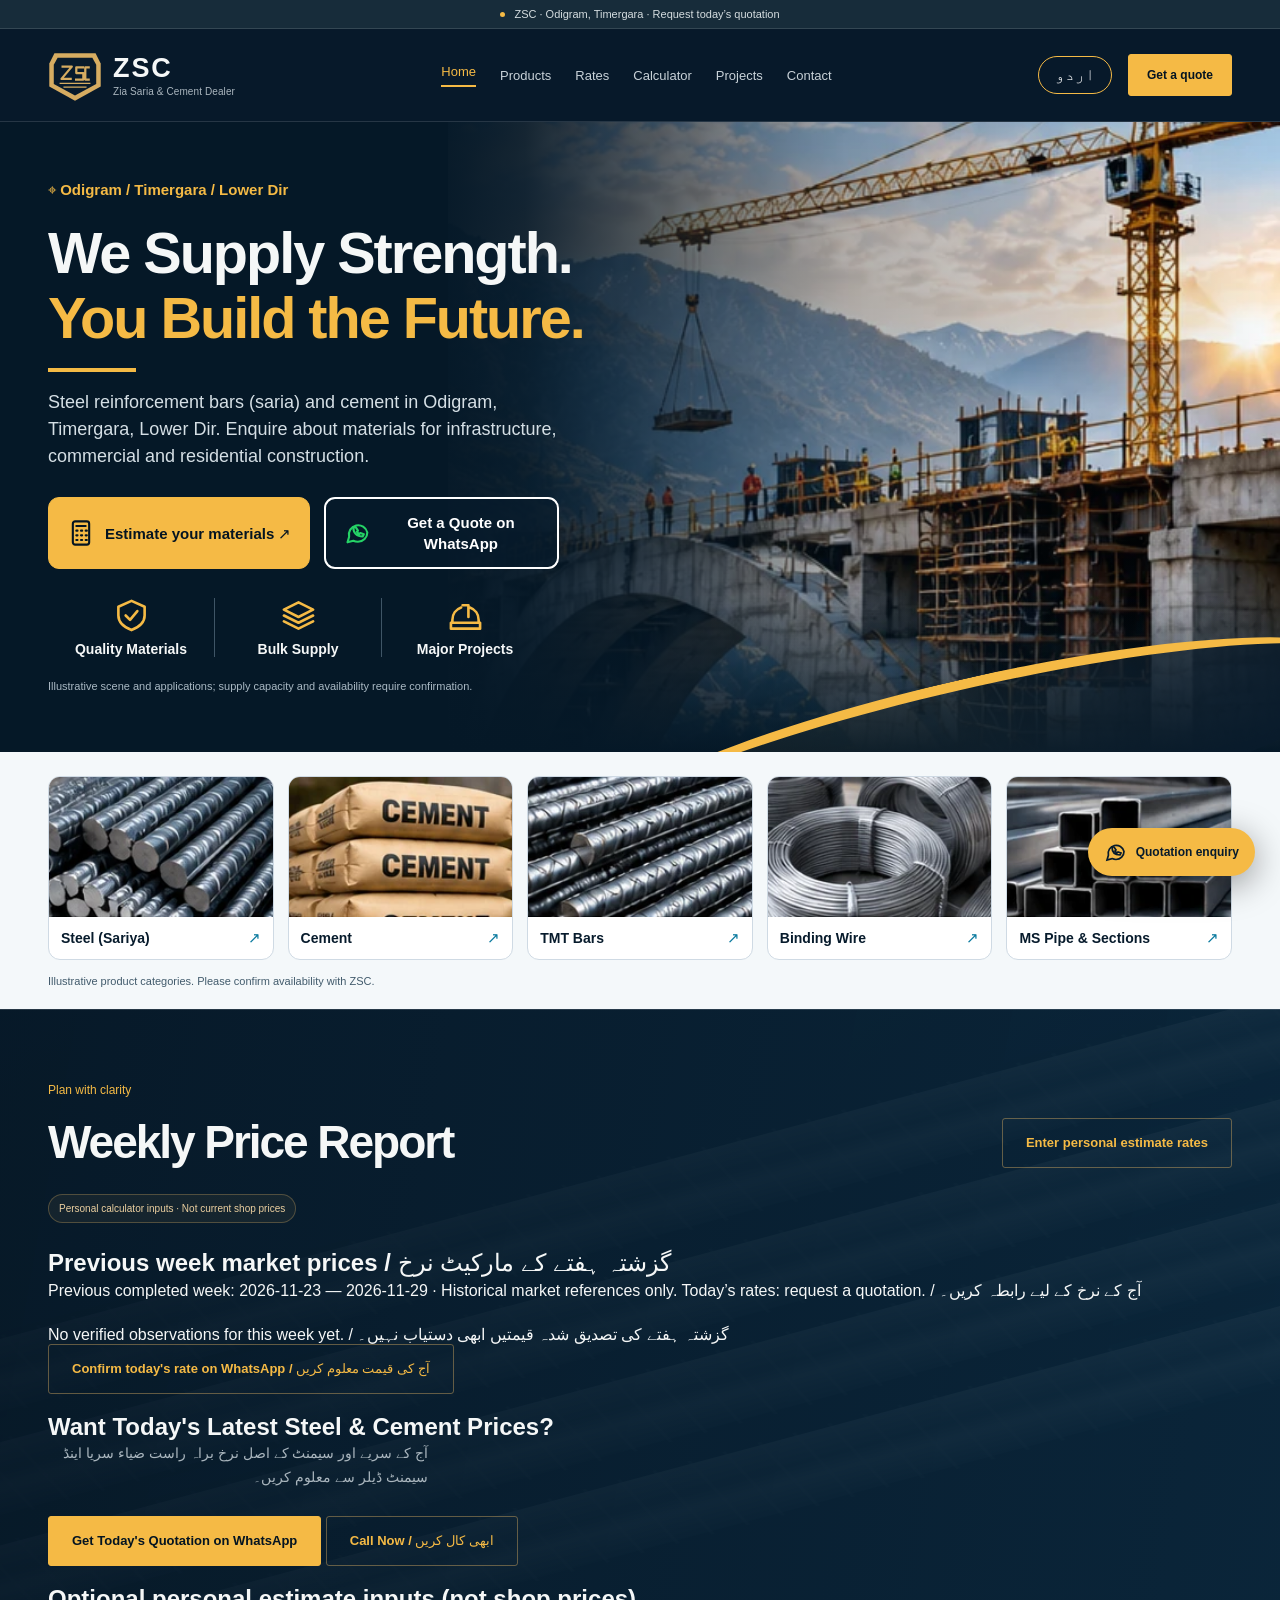
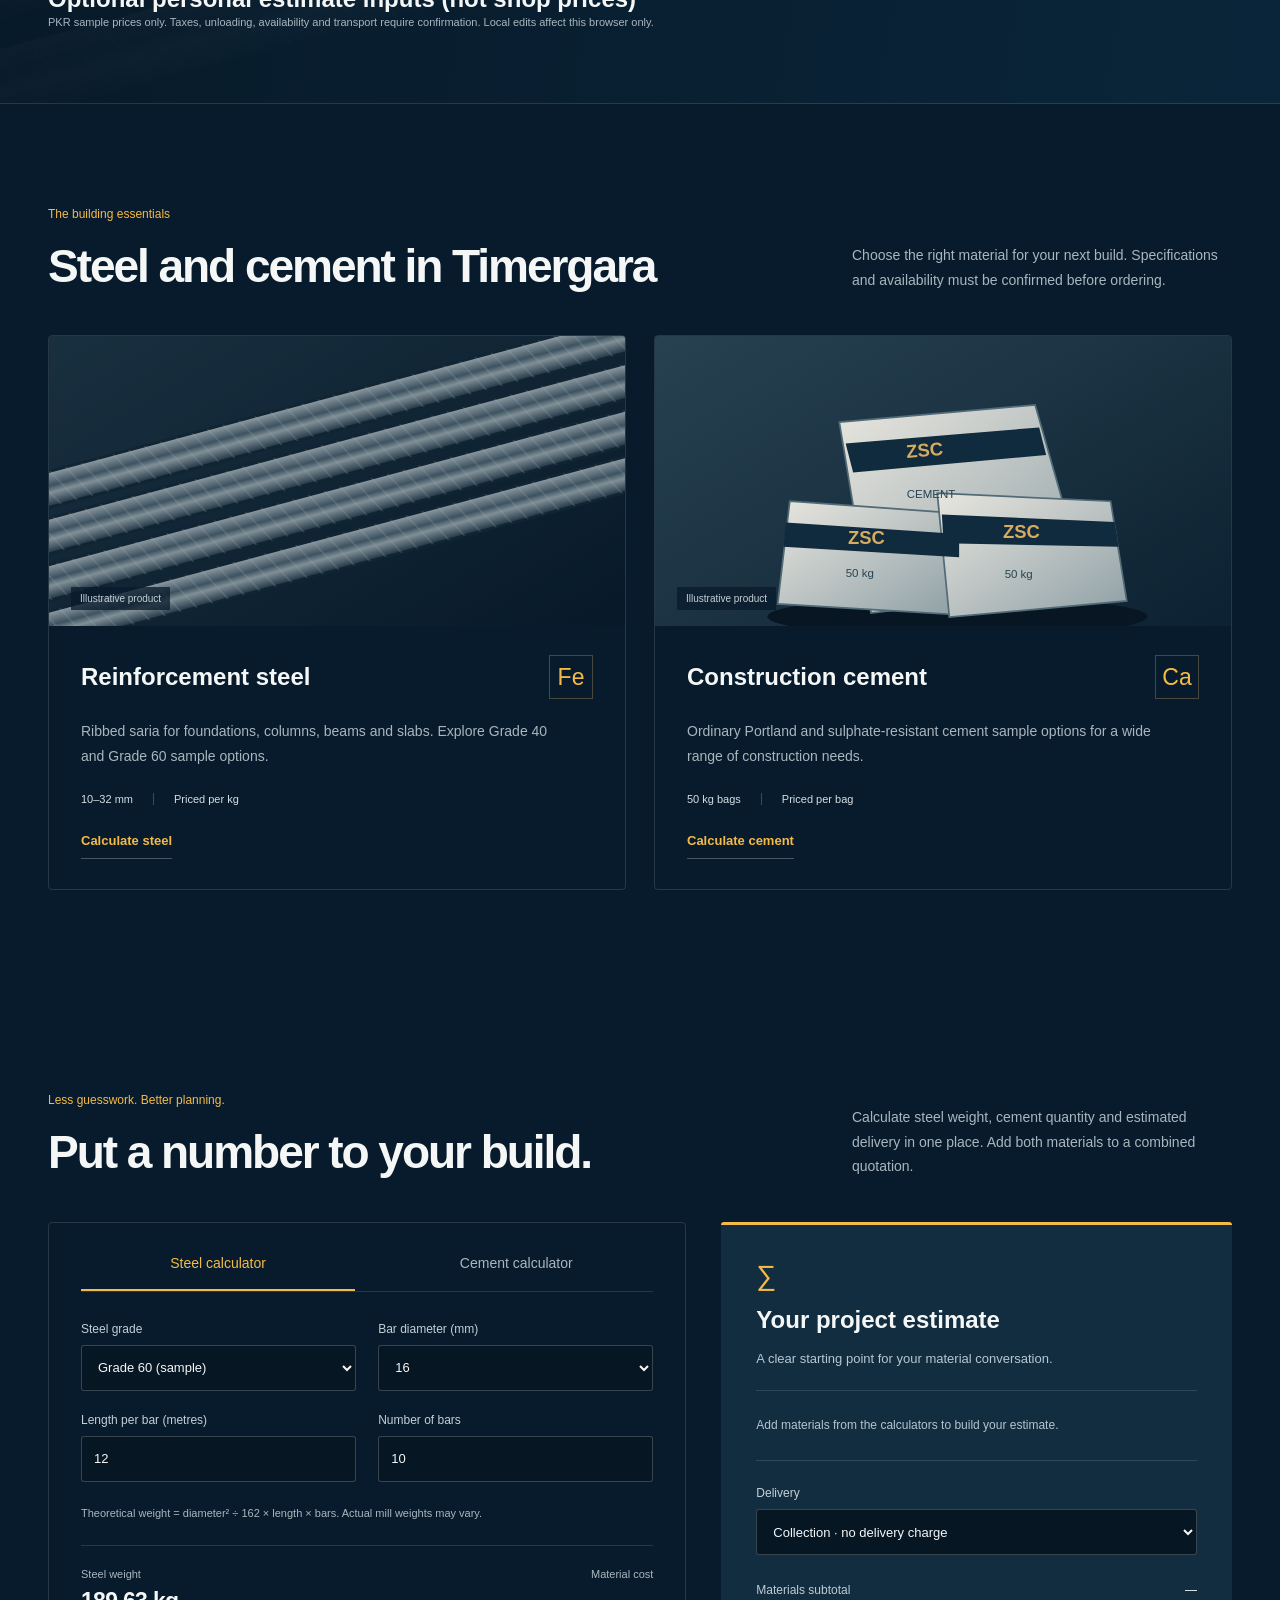
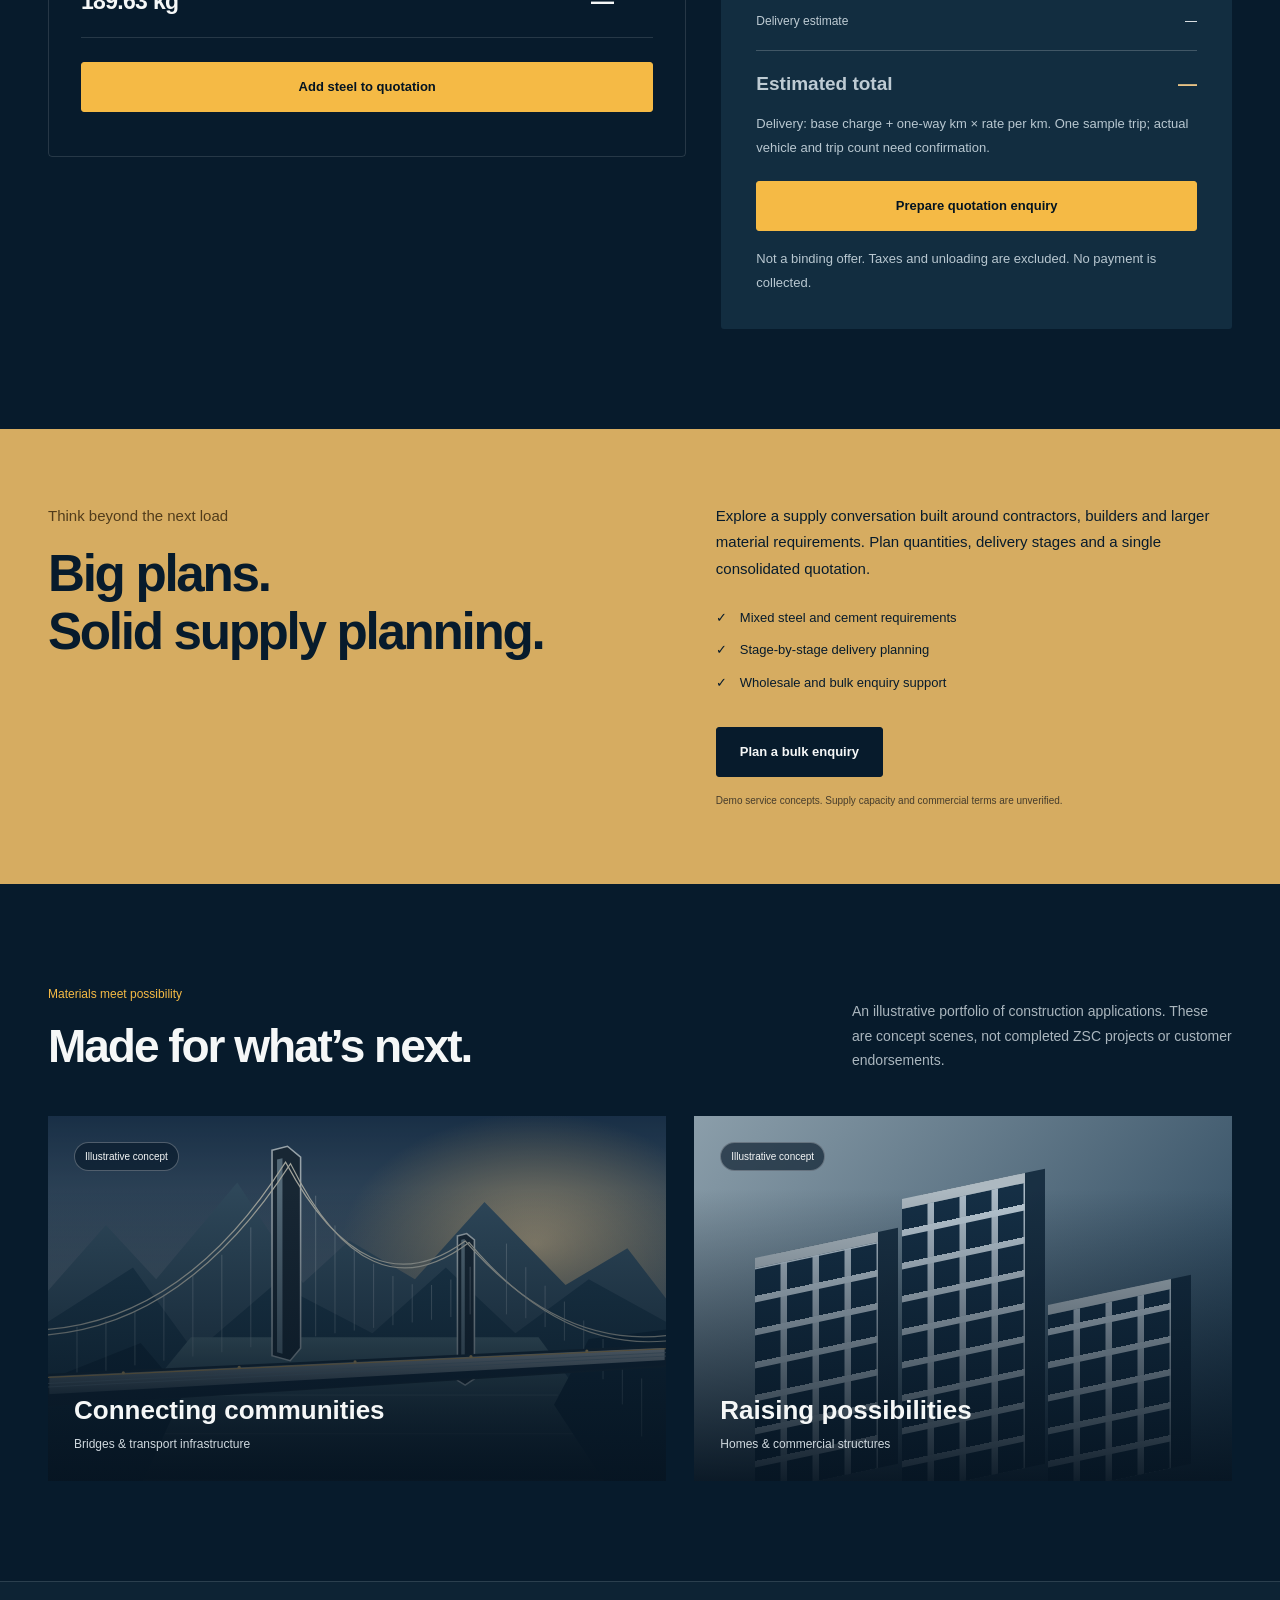
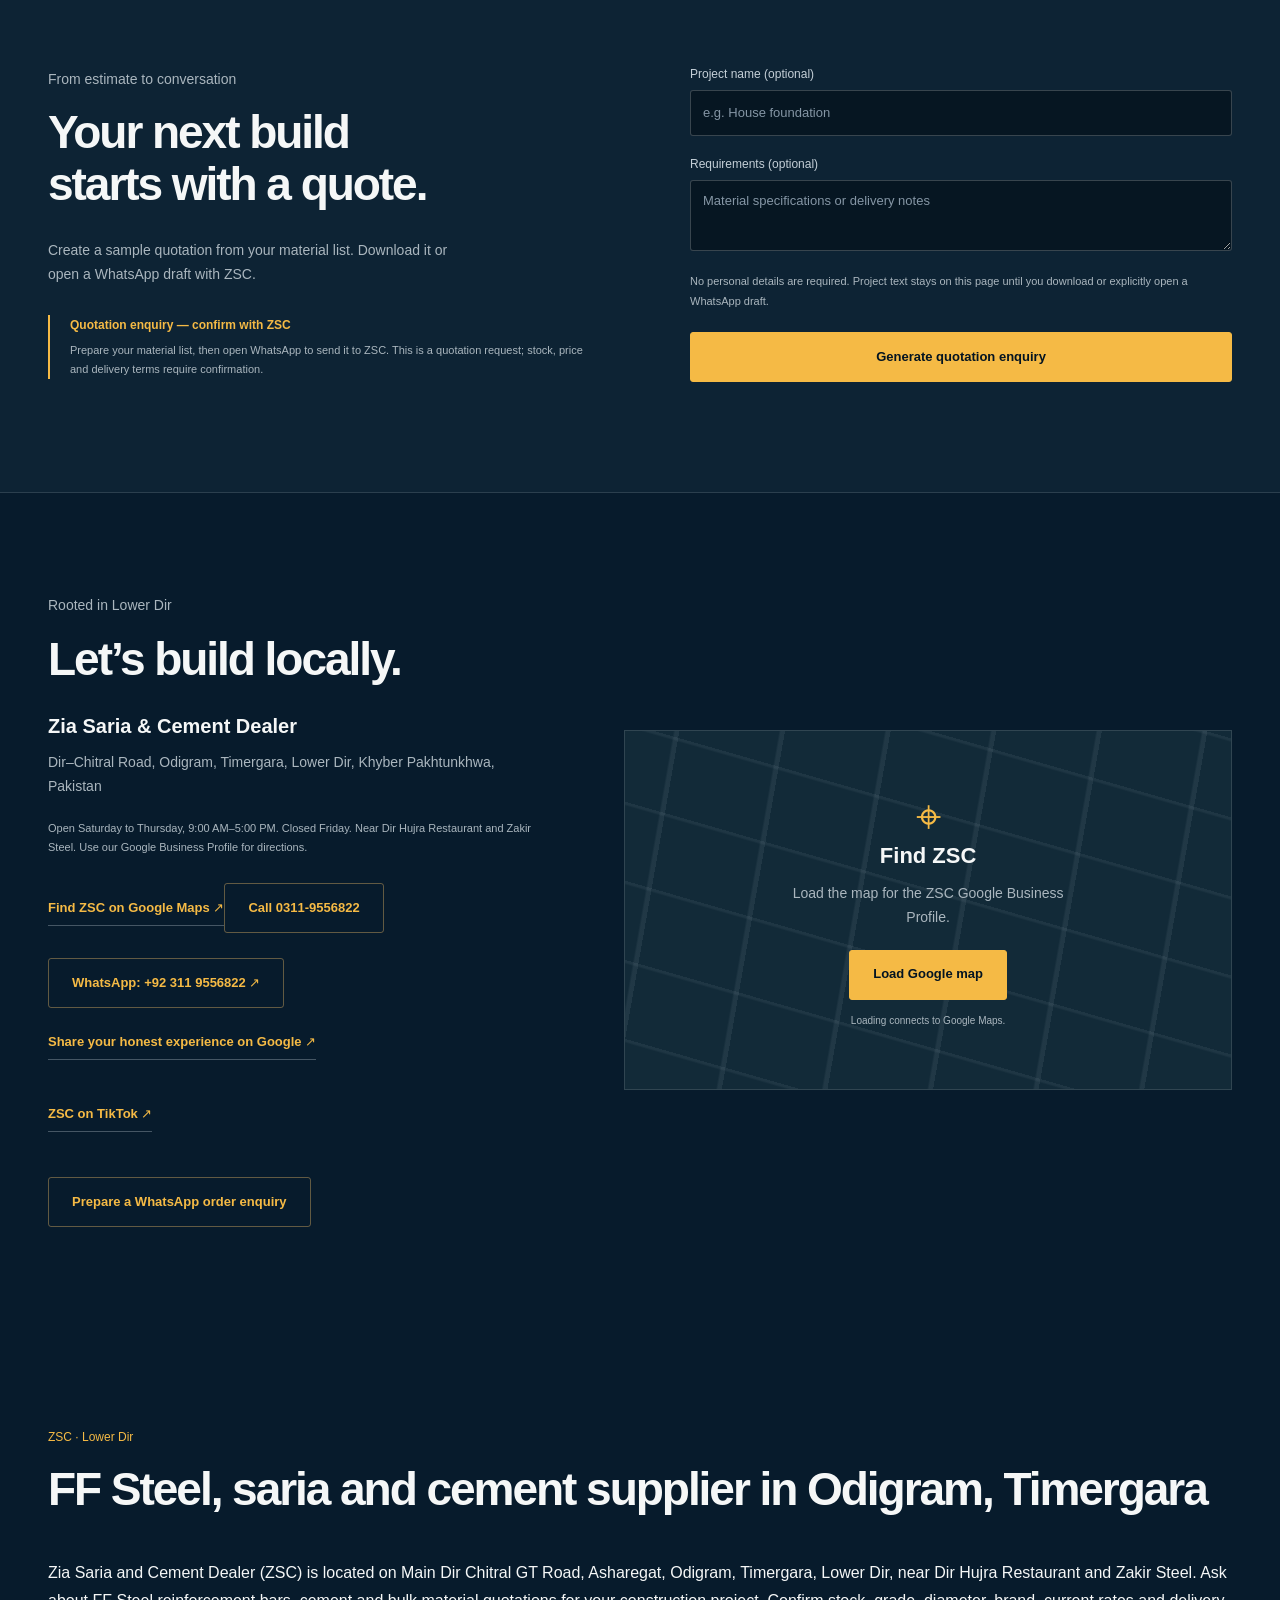
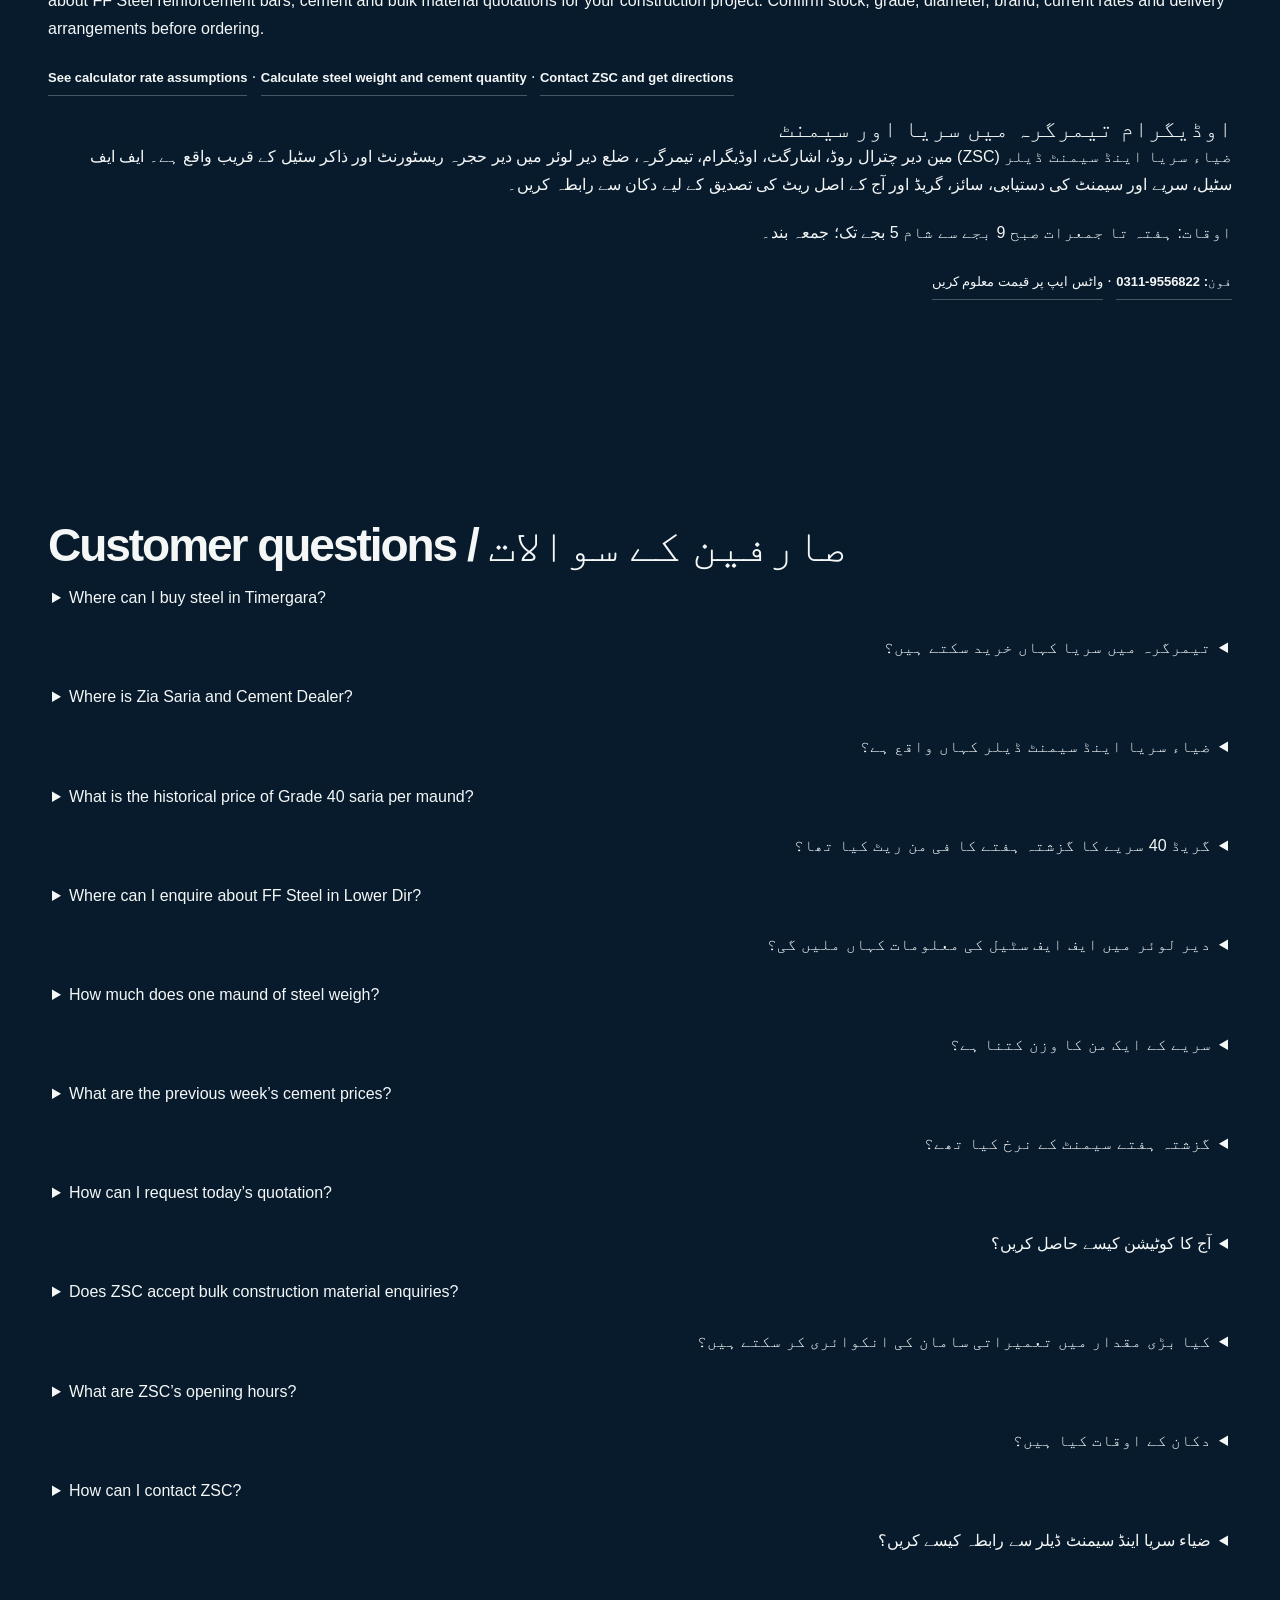
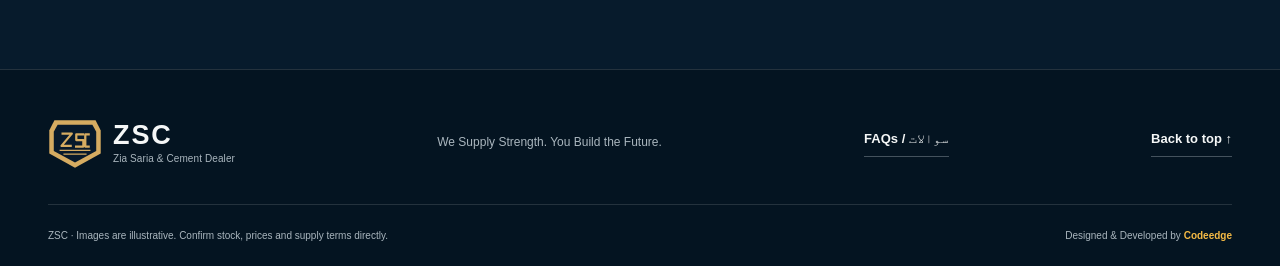
<file: index.html>
<!doctype html>
<html lang="en" dir="ltr">
<head>
  <meta charset="utf-8"><meta name="viewport" content="width=device-width,initial-scale=1">
  <meta name="theme-color" content="#081a2b">
  <meta name="robots" content="index,follow,max-image-preview:large">
  <meta name="google-site-verification" content="B90FWPTQRTCj4wWAKPLYvJp4MTc8w-7-SZoLFdppbkA">
  <title>Zia Saria and Cement Dealer | Steel &amp; Cement Enquiries in Timergara</title>
  <meta name="description" content="Zia Saria and Cement Dealer in Odigram, Timergara, handles steel, saria and cement enquiries near Dir Hujra Restaurant and Zakir Steel. Contact ZSC for availability and today’s quotation.">
  <link rel="canonical" href="https://sohail654312-gif.github.io/zsc-demo/">
  <meta property="og:type" content="website"><meta property="og:locale" content="en_PK"><meta property="og:locale:alternate" content="ur_PK">
  <meta property="og:title" content="Zia Saria and Cement Dealer | Steel &amp; Cement Enquiries in Timergara">
  <meta property="og:description" content="Zia Saria and Cement Dealer in Odigram, Timergara, handles steel, saria and cement enquiries near Dir Hujra Restaurant and Zakir Steel. Contact ZSC for availability and today’s quotation.">
  <meta property="og:url" content="https://sohail654312-gif.github.io/zsc-demo/">
  <meta property="og:image" content="https://sohail654312-gif.github.io/zsc-demo/assets/social.png"><meta property="og:image:width" content="1200"><meta property="og:image:height" content="630"><meta property="og:image:alt" content="ZSC steel and cement supplier in Timergara; illustrative mountain bridge">
  <meta name="twitter:card" content="summary_large_image"><meta name="twitter:title" content="ZSC — Zia Saria & Cement Dealer"><meta name="twitter:description" content="Steel reinforcement bars, saria and cement enquiries in Odigram, Timergara, Lower Dir."><meta name="twitter:image" content="https://sohail654312-gif.github.io/zsc-demo/assets/social.png">
  <link rel="icon" type="image/svg+xml" href="assets/logo.svg"><link rel="stylesheet" href="assets/style.css?v=approved-infra-1"><script src="assets/daily-prices.js?v=weekly-5" defer></script><script src="assets/app.js?v=production-1" defer></script>
  <script type="application/ld+json">{"@context": "https://schema.org", "@type": "LocalBusiness", "name": "Zia Saria and Cement Dealer", "url": "https://sohail654312-gif.github.io/zsc-demo/", "logo": "https://sohail654312-gif.github.io/zsc-demo/assets/logo.svg", "description": "Steel and cement enquiries in Odigram, Timergara, Lower Dir. Contact ZSC for brands, availability and current quotations.", "address": {"@type": "PostalAddress", "streetAddress": "Dir–Chitral Road, Odigram, near Dir Hujra Restaurant and Zakir Steel", "addressLocality": "Timergara", "addressRegion": "Khyber Pakhtunkhwa", "addressCountry": "PK"}, "knowsLanguage": ["en", "ur"], "currenciesAccepted": "PKR", "telephone": "+923119556822", "alternateName": ["ZSC", "ضیاء سریا اینڈ سیمنٹ ڈیلر"], "@id": "https://sohail654312-gif.github.io/zsc-demo/#business", "openingHoursSpecification": [{"@type": "OpeningHoursSpecification", "dayOfWeek": ["Saturday", "Sunday", "Monday", "Tuesday", "Wednesday", "Thursday"], "opens": "09:00", "closes": "17:00"}], "sameAs": ["https://www.tiktok.com/@ziaulhaqsteelmill"], "hasMap": "https://www.google.com/maps?cid=229236309418202755", "areaServed": ["Odigram", "Timergara", "Lower Dir"]}</script>
</head>
<body>
<a class="skip" href="#main" data-i18n="skip">Skip to content</a>
<div class="demo-bar"><span class="status-dot"></span><span data-i18n="demoBar">ZSC · Odigram, Timergara · Request today’s quotation</span></div>
<header class="header">
  <div class="container nav">
    <a href="#home" class="brand" aria-label="ZSC home"><img src="assets/logo.svg" width="54" height="54" alt="Zia Saria and Cement Dealer (ZSC)"><span><strong>ZSC</strong><small data-i18n="brandSub">Zia Saria & Cement Dealer</small></span></a>
    <nav id="navigation" aria-label="Primary navigation"><a href="#home" class="nav-home" data-i18n="navHome">Home</a><a href="#products" data-i18n="navProducts">Products</a><a href="#rates" data-i18n="navRates">Rates</a><a href="#estimate" data-i18n="navEstimate">Calculator</a><a href="#projects" data-i18n="navProjects">Projects</a><a href="#visit" data-i18n="navVisit">Contact</a></nav>
    <div class="nav-actions"><button class="language" id="language" lang="ur" aria-label="Switch to Urdu">اردو</button><a class="button compact" href="#quote" data-i18n="getQuote">Get a quote</a><button class="menu" id="menu" aria-label="Open menu" aria-controls="navigation" aria-expanded="false"><span></span><span></span><span></span></button></div>
  </div>
</header>
<main id="main">
  <section class="hero approved-hero" id="home">
<img class="hero-art" src="assets/hero-infrastructure.webp" onerror="this.onerror=null;this.src='assets/bridge.svg'" alt="Illustrative bridge construction and crane in a mountain valley, not a completed ZSC project" fetchpriority="high" width="530" height="501">
<div class="container hero-inner"><div class="hero-copy"><p class="location">⌖ <span data-i18n="heroLocation">Odigram / Timergara / Lower Dir</span></p><h1><span data-i18n="heroLineOne">We Supply Strength.</span><span class="hero-gold" data-i18n="heroLineTwo">You Build the Future.</span></h1><span class="hero-rule" aria-hidden="true"></span><p class="hero-description" data-i18n="heroDesc">Steel reinforcement bars (saria) and cement in Odigram, Timergara, Lower Dir. Enquire about materials for infrastructure, commercial and residential construction.</p><div class="hero-actions"><a class="button" href="#estimate"><svg viewBox="0 0 24 24" width="28" height="28" fill="none" stroke="currentColor" stroke-width="1.8" stroke-linecap="round" stroke-linejoin="round" aria-hidden="true"><rect x="5" y="2" width="14" height="20" rx="2"/><path d="M8 6h8M8 10h1m3 0h1m3 0h1M8 14h1m3 0h1m3 0h1M8 18h1m3 0h1m3 0h1"/></svg><span data-i18n="startEstimate">Estimate your materials ↗</span></a><a class="button hero-wa" href="https://wa.me/923119556822?text=Hello%20ZSC%2C%20I%20would%20like%20a%20quotation%20for%20construction%20materials." target="_blank" rel="noopener noreferrer"><svg viewBox="0 0 24 24" width="28" height="28" fill="none" stroke="currentColor" stroke-width="1.8" stroke-linecap="round" stroke-linejoin="round" aria-hidden="true"><path d="M20 11.5a8 8 0 0 1-8 8 9 9 0 0 1-4-.9L3 20l1.4-4.8A8 8 0 1 1 20 11.5Z"/><path d="M8 7c0 5 3 8 8 8l1-2-3-1-1 1-2-2 1-1-2-3z"/></svg><span data-i18n="heroWhatsApp">Get a Quote on WhatsApp</span></a></div><div class="hero-trust"><div><svg viewBox="0 0 24 24" width="28" height="28" fill="none" stroke="currentColor" stroke-width="1.8" stroke-linecap="round" stroke-linejoin="round" aria-hidden="true"><path d="m12 2 9 4v6c0 5-4 8-9 10-5-2-9-5-9-10V6z"/><path d="m8 12 3 3 5-6"/></svg><span data-i18n="heroQuality">Quality Materials</span></div><div><svg viewBox="0 0 24 24" width="28" height="28" fill="none" stroke="currentColor" stroke-width="1.8" stroke-linecap="round" stroke-linejoin="round" aria-hidden="true"><path d="m12 3 10 5-10 5L2 8zM2 12l10 5 10-5M2 16l10 5 10-5"/></svg><span data-i18n="heroBulk">Bulk Supply</span></div><div><svg viewBox="0 0 24 24" width="28" height="28" fill="none" stroke="currentColor" stroke-width="1.8" stroke-linecap="round" stroke-linejoin="round" aria-hidden="true"><path d="M3 17v-2a9 9 0 0 1 6-8.5M15 6.5a9 9 0 0 1 6 8.5v2M10 5h4v8M2 17h20v4H2z"/></svg><span data-i18n="heroMajor">Major Projects</span></div></div><p class="hero-note" data-i18n="heroNote">Illustrative scene and applications; supply capacity and availability require confirmation.</p></div></div></section>
<section class="approved-catalogue" aria-label="Material categories"><div class="container design-tiles"><a class="design-tile" href="#products" ><img src="assets/steel-photo.webp" onerror="this.onerror=null;this.src='assets/materials.svg'" alt="" loading="lazy" width="210" height="124"><span><b data-i18n="tileSteel">Steel (Sariya)</b><span aria-hidden="true">↗</span></span></a><a class="design-tile" href="#products" ><img src="assets/cement-photo.webp" onerror="this.onerror=null;this.src='assets/cement.svg'" alt="" loading="lazy" width="210" height="124"><span><b data-i18n="tileCement">Cement</b><span aria-hidden="true">↗</span></span></a><a class="design-tile" href="#products" ><img src="assets/tmt-photo.webp" onerror="this.onerror=null;this.src='assets/materials.svg'" alt="" loading="lazy" width="210" height="124"><span><b data-i18n="tileTmt">TMT Bars</b><span aria-hidden="true">↗</span></span></a><a class="design-tile" href="https://wa.me/923119556822?text=Hello%20ZSC%2C%20please%20confirm%20availability%20of%20Binding%20Wire" target="_blank" rel="noopener noreferrer"><img src="assets/wire-photo.webp" onerror="this.onerror=null;this.src='assets/materials.svg'" alt="" loading="lazy" width="210" height="124"><span><b data-i18n="tileWire">Binding Wire</b><span aria-hidden="true">↗</span></span></a><a class="design-tile" href="https://wa.me/923119556822?text=Hello%20ZSC%2C%20please%20confirm%20availability%20of%20MS%20Pipe%20%26%20Sections" target="_blank" rel="noopener noreferrer"><img src="assets/pipe-photo.webp" onerror="this.onerror=null;this.src='assets/materials.svg'" alt="" loading="lazy" width="210" height="124"><span><b data-i18n="tilePipe">MS Pipe &amp; Sections</b><span aria-hidden="true">↗</span></span></a></div><p class="container catalogue-note" data-i18n="tileNote">Illustrative product categories. Please confirm availability with ZSC.</p></section>
  <section class="rate-section" id="rates"><div class="container">
    <div class="section-heading"><div><p class="eyebrow" data-i18n="ratesLabel">Plan with clarity</p><h2 data-i18n="ratesTitle">Weekly Price Report</h2></div><button class="button outline" id="edit-rates" data-i18n="editRates">Enter personal estimate rates</button></div>
    <div class="rate-meta"><span class="pill" data-i18n="samplePrices">Personal calculator inputs · Not current shop prices</span><span id="rates-date" hidden></span></div>
    <div id="public-rates" aria-labelledby="public-rates-title">
<h3 id="public-rates-title">Previous week market prices / گزشتہ ہفتے کے مارکیٹ نرخ</h3>
<p id="public-rates-status" role="status">Historical prices only — request a quotation for today's rates. / آج کے نرخ کے لیے کوٹیشن حاصل کریں۔</p>
<!-- DAILY_PRICE_SNAPSHOT_START -->
<div id="public-rates-snapshot"><p>Previous completed week / گزشتہ مکمل ہفتہ: 2026-11-16 — 2026-11-22. Historical references only; not today’s ZSC selling prices.</p><div id="local-estimates"><h4>Lower Dir planning estimates / دیر لوئر کے تخمینی نرخ</h4><p>User-suggested estimates for 2026-11-16 — 2026-11-22. Not independently verified historical transaction prices or current shop prices. / صارف کے تجویز کردہ مقامی اندازے؛ تصدیق شدہ تاریخی یا آج کے فروخت کے نرخ نہیں۔</p><div class="rate-board"><div class="rate-item"><span class="rate-name">Grade 40 saria</span><div class="rate-value">PKR 11,000–11,400</div><span class="rate-unit">per maund (40 kg) / فی من</span></div><div class="rate-item"><span class="rate-name">Grade 60 saria</span><div class="rate-value">PKR 274–303</div><span class="rate-unit">per kg / فی کلو</span></div><div class="rate-item"><span class="rate-name">Lucky Cement</span><div class="rate-value">PKR 1,620–1,680</div><span class="rate-unit">per 50 kg bag / فی بوری</span></div><div class="rate-item"><span class="rate-name">Bestway Cement</span><div class="rate-value">PKR 1,625–1,680</div><span class="rate-unit">per 50 kg bag / فی بوری</span></div><div class="rate-item"><span class="rate-name">Maple Leaf Cement</span><div class="rate-value">PKR 1,645–1,700</div><span class="rate-unit">per 50 kg bag / فی بوری</span></div><div class="rate-item"><span class="rate-name">Cherat Cement</span><div class="rate-value">PKR 1,625–1,685</div><span class="rate-unit">per 50 kg bag / فی بوری</span></div><div class="rate-item"><span class="rate-name">Kohat Cement</span><div class="rate-value">PKR 1,615–1,675</div><span class="rate-unit">per 50 kg bag / فی بوری</span></div></div></div><details><summary>Original regional/national source observations (unadjusted)</summary><div class="rate-board"><div class="rate-item"><span class="rate-name">Grade 40 saria (Pakistan)</span><div class="rate-value">PKR 10,080.00–10,440.00</div><span class="rate-unit">per maund (40 kg) · 2026-11-19</span><a href="https://latestpricepakistan.com/cement-steel-saria-price-pakistan-4-november-2026/" rel="noopener noreferrer">Latest Price in Pakistan, citing AtaPata</a></div><div class="rate-item"><span class="rate-name">Grade 60 saria (Pakistan)</span><div class="rate-value">PKR 254.00–263.00</div><span class="rate-unit">per kg · 2026-11-19</span><a href="https://latestpricepakistan.com/cement-steel-saria-price-pakistan-4-november-2026/" rel="noopener noreferrer">Latest Price in Pakistan, citing AtaPata</a></div><div class="rate-item"><span class="rate-name">Cement (Peshawar, all brands survey)</span><div class="rate-value">PKR 1,562.00</div><span class="rate-unit">per 50 kg bag · 2026-11-19</span><a href="https://www.pbs.gov.pk/wp-content/uploads/2020/07/Annex_19.11.2026.pdf" rel="noopener noreferrer">Pakistan Bureau of Statistics</a></div><div class="rate-item"><span class="rate-name">Cement (Pakistan survey average)</span><div class="rate-value">PKR 1,577.00</div><span class="rate-unit">per 50 kg bag · 2026-11-19</span><a href="https://www.pbs.gov.pk/wp-content/uploads/2020/07/Annex_19.11.2026.pdf" rel="noopener noreferrer">Pakistan Bureau of Statistics</a></div><div class="rate-item"><span class="rate-name">Lucky Cement</span><div class="rate-value">PKR 1,600.00–1,640.00</div><span class="rate-unit">per 50 kg bag · 2026-11-19</span><a href="https://imaarat.com/blogs/construction-guides/cement-rate-today-in-pakistan" rel="noopener noreferrer">Imaarat published market estimates</a></div><div class="rate-item"><span class="rate-name">Bestway Cement</span><div class="rate-value">PKR 1,605.00–1,640.00</div><span class="rate-unit">per 50 kg bag · 2026-11-19</span><a href="https://imaarat.com/blogs/construction-guides/cement-rate-today-in-pakistan" rel="noopener noreferrer">Imaarat published market estimates</a></div><div class="rate-item"><span class="rate-name">Maple Leaf Cement</span><div class="rate-value">PKR 1,625.00–1,660.00</div><span class="rate-unit">per 50 kg bag · 2026-11-19</span><a href="https://imaarat.com/blogs/construction-guides/cement-rate-today-in-pakistan" rel="noopener noreferrer">Imaarat published market estimates</a></div><div class="rate-item"><span class="rate-name">Cherat Cement</span><div class="rate-value">PKR 1,605.00–1,645.00</div><span class="rate-unit">per 50 kg bag · 2026-11-19</span><a href="https://imaarat.com/blogs/construction-guides/cement-rate-today-in-pakistan" rel="noopener noreferrer">Imaarat published market estimates</a></div><div class="rate-item"><span class="rate-name">Kohat Cement</span><div class="rate-value">PKR 1,595.00–1,635.00</div><span class="rate-unit">per 50 kg bag · 2026-11-19</span><a href="https://imaarat.com/blogs/construction-guides/cement-rate-today-in-pakistan" rel="noopener noreferrer">Imaarat published market estimates</a></div></div><p>Missing observation dates: 2026-11-16, 2026-11-17, 2026-11-18, 2026-11-20, 2026-11-21, 2026-11-22. FF Steel Grade 60/80 brand-specific historical prices unavailable; contact ZSC. Source observations are market references, not local transaction prices.</p></details></div>
<!-- DAILY_PRICE_SNAPSHOT_END -->
<p><a class="button outline" href="https://wa.me/923119556822?text=Please%20confirm%20today%27s%20steel%20and%20cement%20prices" target="_blank" rel="noopener noreferrer">Confirm today's rate on WhatsApp / آج کی قیمت معلوم کریں</a></p>
</div>
<div class="section-heading"><div><h3>Want Today's Latest Steel &amp; Cement Prices?</h3><p lang="ur" dir="rtl">آج کے سریے اور سیمنٹ کے اصل نرخ براہ راست ضیاء سریا اینڈ سیمنٹ ڈیلر سے معلوم کریں۔</p></div></div><p><a class="button" href="https://wa.me/923119556822" target="_blank" rel="noopener noreferrer">Get Today's Quotation on WhatsApp</a> <a class="button outline" href="tel:+923119556822">Call Now / ابھی کال کریں</a></p>
<h3 data-i18n="calculatorRatesHeading">Optional personal estimate inputs (not shop prices)</h3>
<div class="rate-board" id="rate-board" aria-live="polite" hidden style="display:none"></div>
    <p class="fine" data-i18n="rateNote">PKR sample prices only. Taxes, unloading, availability and transport require confirmation. Local edits affect this browser only.</p>
  </div></section>
  <section class="section container" id="products">
    <div class="section-heading"><div><p class="eyebrow" data-i18n="materialsLabel">The building essentials</p><h2 data-i18n="materialsTitle">Steel and cement in Timergara</h2></div><p data-i18n="materialsDesc">Choose the right material for your next build. Specifications and availability must be confirmed before ordering.</p></div>
    <div class="products">
      <article class="product"><div class="product-image"><img src="assets/materials.svg" width="1000" height="600" loading="lazy" alt="Original illustration of ribbed reinforcement steel"><span class="image-label" data-i18n="illustration">Illustrative product</span></div><div class="product-content"><div class="product-top"><h3 data-i18n="steelTitle">Reinforcement steel</h3><span class="product-symbol">Fe</span></div><p data-i18n="steelDesc">Ribbed saria for foundations, columns, beams and slabs. Explore Grade 40 and Grade 60 sample options.</p><div class="specs"><span>10–32 mm</span><span data-i18n="steelUnit">Priced per kg</span></div><a class="text-link" href="#estimate" data-product="steel" data-i18n="calculateSteel">Calculate steel</a></div></article>
      <article class="product"><div class="product-image"><img src="assets/cement.svg" width="1000" height="600" loading="lazy" alt="Original illustration of generic 50 kilogram cement bags"><span class="image-label" data-i18n="illustration">Illustrative product</span></div><div class="product-content"><div class="product-top"><h3 data-i18n="cementTitle">Construction cement</h3><span class="product-symbol">Ca</span></div><p data-i18n="cementDesc">Ordinary Portland and sulphate-resistant cement sample options for a wide range of construction needs.</p><div class="specs"><span data-i18n="bag50">50 kg bags</span><span data-i18n="cementUnit">Priced per bag</span></div><a class="text-link" href="#estimate" data-product="cement" data-i18n="calculateCement">Calculate cement</a></div></article>
    </div>
  </section>



  <section class="section container" id="estimate"><div class="section-heading"><div><p class="eyebrow" data-i18n="calcLabel">Less guesswork. Better planning.</p><h2 data-i18n="calcTitle">Put a number to your build.</h2></div><p data-i18n="calcDesc">Calculate steel weight, cement quantity and estimated delivery in one place. Add both materials to a combined quotation.</p></div>
    <div class="estimator"><div class="calculator-panel">
      <div class="tabs" role="tablist" aria-label="Material calculator"><button role="tab" id="tab-steel" aria-selected="true" aria-controls="panel-steel" tabindex="0" data-i18n="steelTab">Steel calculator</button><button role="tab" id="tab-cement" aria-selected="false" aria-controls="panel-cement" tabindex="-1" data-i18n="cementTab">Cement calculator</button></div>
      <form id="steel-form"><div id="panel-steel" role="tabpanel" aria-labelledby="tab-steel"><div class="form-grid"><label><span data-i18n="steelGrade">Steel grade</span><select id="steel-grade"><option value="steel60" data-i18n="grade60">Grade 60 (sample)</option><option value="steel40" data-i18n="grade40">Grade 40 (sample)</option></select></label><label><span data-i18n="diameter">Bar diameter (mm)</span><select id="diameter"><option>10</option><option>12</option><option selected>16</option><option>20</option><option>25</option><option>32</option></select></label><label><span data-i18n="length">Length per bar (metres)</span><input id="bar-length" type="number" min="0.01" max="100" step="0.01" value="12" required></label><label><span data-i18n="bars">Number of bars</span><input id="bar-count" type="number" min="1" max="100000" step="1" value="10" required></label></div><p class="formula" data-i18n="steelFormula">Theoretical weight = diameter² ÷ 162 × length × bars. Actual mill weights may vary.</p><div class="calc-result" aria-live="polite"><div><span data-i18n="steelWeight">Steel weight</span><strong id="steel-weight">—</strong></div><div><span data-i18n="materialCost">Material cost</span><strong id="steel-cost">—</strong></div></div><button class="button full" type="submit" data-i18n="addSteel">Add steel to quotation</button><p class="form-error" id="steel-error" role="status"></p></div></form>
      <form id="cement-form" hidden><div id="panel-cement" role="tabpanel" aria-labelledby="tab-cement"><div class="form-grid"><label><span data-i18n="cementType">Cement type</span><select id="cement-type"><option value="cementOpc" data-i18n="opc">Ordinary Portland (sample)</option><option value="cementSrc" data-i18n="src">Sulphate-resistant (sample)</option></select></label><label><span data-i18n="quantityMethod">Quantity method</span><select id="cement-method"><option value="bags" data-i18n="byBags">Enter bags</option><option value="volume" data-i18n="byVolume">Estimate from concrete volume</option></select></label><label id="bags-field"><span data-i18n="bagCount">Number of 50 kg bags</span><input id="cement-bags" type="number" min="1" max="100000" step="1" value="20" required></label><label id="volume-field" hidden><span data-i18n="volume">Wet concrete volume (m³)</span><input id="concrete-volume" type="number" min="0.01" max="100000" step="0.01" value="1" disabled required></label><label id="waste-field" hidden><span data-i18n="waste">Wastage allowance (%)</span><input id="cement-waste" type="number" min="0" max="30" step="1" value="5" disabled required></label></div><p class="formula" data-i18n="cementFormula">Volume estimate uses a nominal 1:2:4 mix, dry factor 1.54 and cement density 1,440 kg/m³. Bags round up. Planning only; obtain an engineer’s mix design.</p><div class="calc-result" aria-live="polite"><div><span data-i18n="cementQuantity">Cement quantity</span><strong id="cement-quantity">—</strong></div><div><span data-i18n="materialCost">Material cost</span><strong id="cement-cost">—</strong></div></div><button class="button full" type="submit" data-i18n="addCement">Add cement to quotation</button><p class="form-error" id="cement-error" role="status"></p></div></form>
    </div><aside class="estimate-summary"><span class="summary-icon" aria-hidden="true">∑</span><h3 data-i18n="summaryTitle">Your project estimate</h3><p data-i18n="summaryDesc">A clear starting point for your material conversation.</p><div id="cart-items" aria-live="polite"></div><div class="delivery-fields"><label><span data-i18n="deliveryMode">Delivery</span><select id="delivery-mode"><option value="pickup" data-i18n="pickup">Collection · no delivery charge</option><option value="delivery" data-i18n="delivery">Estimated local delivery</option></select></label><label id="distance-field" hidden><span data-i18n="distance">One-way distance (km)</span><input id="distance" type="number" min="0" max="500" step="0.1" value="10" disabled required></label></div><dl class="totals"><div><dt data-i18n="subtotal">Materials subtotal</dt><dd id="subtotal">PKR 0</dd></div><div><dt data-i18n="deliveryCharge">Delivery estimate</dt><dd id="delivery-total">PKR 0</dd></div><div class="grand-total"><dt data-i18n="total">Estimated total</dt><dd id="grand-total">PKR 0</dd></div></dl><p class="fine" id="delivery-formula"></p><a href="#quote" class="button full" data-i18n="prepareQuote">Prepare quotation enquiry</a><p class="fine" data-i18n="estimateNote">Not a binding offer. Taxes and unloading are excluded. No payment is collected.</p></aside></div>
  </section>

  <section class="bulk-section"><div class="container bulk-grid"><div><p class="eyebrow" data-i18n="bulkLabel">Think beyond the next load</p><h2 data-i18n="bulkTitle">Big plans.<br>Solid supply planning.</h2></div><div><p data-i18n="bulkDesc">Explore a supply conversation built around contractors, builders and larger material requirements. Plan quantities, delivery stages and a single consolidated quotation.</p><ul class="check-list"><li data-i18n="bulk1">Mixed steel and cement requirements</li><li data-i18n="bulk2">Stage-by-stage delivery planning</li><li data-i18n="bulk3">Wholesale and bulk enquiry support</li></ul><a class="button" href="#quote" data-i18n="bulkCta">Plan a bulk enquiry</a><p class="fine" data-i18n="bulkNote">Demo service concepts. Supply capacity and commercial terms are unverified.</p></div></div></section>

  <section class="section container" id="projects"><div class="section-heading"><div><p class="eyebrow" data-i18n="projectLabel">Materials meet possibility</p><h2 data-i18n="projectTitle">Made for what’s next.</h2></div><p data-i18n="projectDesc">An illustrative portfolio of construction applications. These are concept scenes, not completed ZSC projects or customer endorsements.</p></div><div class="project-grid"><article class="project project-bridge"><span class="pill" data-i18n="conceptOnly">Illustrative concept</span><div><h3 data-i18n="project1">Connecting communities</h3><p data-i18n="project1Desc">Bridges & transport infrastructure</p></div></article><article class="project project-building"><div class="building-art" aria-hidden="true"><i></i><i></i><i></i></div><span class="pill" data-i18n="conceptOnly">Illustrative concept</span><div><h3 data-i18n="project2">Raising possibilities</h3><p data-i18n="project2Desc">Homes & commercial structures</p></div></article></div></section>

  <section class="quote-section" id="quote"><div class="container quote-grid"><div><p class="eyebrow" data-i18n="quoteLabel">From estimate to conversation</p><h2 data-i18n="quoteTitle">Your next build<br>starts with a quote.</h2><p data-i18n="quoteDesc">Create a sample quotation from your material list. Download it or open a WhatsApp draft with ZSC.</p><div class="notice"><strong data-i18n="demoQuoteTitle">Quotation enquiry — confirm with ZSC</strong><p data-i18n="demoQuoteNotice">Prepare your material list, then open WhatsApp to send it to ZSC. This is a quotation request; stock, price and delivery terms require confirmation.</p></div></div><form id="quote-form" class="quote-form"><label><span data-i18n="projectName">Project name (optional)</span><input id="project-name" maxlength="100" autocomplete="off" placeholder="e.g. House foundation" data-placeholder="projectPlaceholder"></label><label><span data-i18n="projectNotes">Requirements (optional)</span><textarea id="quote-notes" rows="3" maxlength="500" placeholder="Material specifications or delivery notes" data-placeholder="notesPlaceholder"></textarea></label><p class="fine" data-i18n="privacyNote">No personal details are required. Project text stays on this page until you download or explicitly open a WhatsApp draft.</p><button class="button full" type="submit" data-i18n="generateQuote">Generate quotation enquiry</button><pre id="quote-output" class="quote-output" aria-live="polite" hidden></pre><div id="quote-actions" class="quote-actions" hidden><button type="button" class="button outline" id="download-quote" data-i18n="download">Download quotation</button><button type="button" class="button whatsapp" id="whatsapp-quote" data-i18n="whatsapp">Open WhatsApp draft</button></div><p id="quote-status" role="status" class="fine"></p></form></div></section>

  <section class="section container" id="visit"><div class="visit-grid"><div><p class="eyebrow" data-i18n="visitLabel">Rooted in Lower Dir</p><h2 data-i18n="visitTitle">Let’s build locally.</h2><h3 data-i18n="businessName">Zia Saria & Cement Dealer</h3><p data-i18n="address">Dir–Chitral Road, Odigram, Timergara, Lower Dir, Khyber Pakhtunkhwa, Pakistan</p><p class="fine" data-i18n="addressNote">Open Saturday to Thursday, 9:00 AM–5:00 PM. Closed Friday. Near Dir Hujra Restaurant and Zakir Steel. Use our Google Business Profile for directions.</p><a class="text-link" href="https://www.google.com/maps?cid=229236309418202755" target="_blank" rel="noopener noreferrer" data-i18n="openMaps">Find ZSC on Google Maps ↗</a><a class="button outline visit-order" href="tel:+923119556822">Call 0311-9556822</a><a id="direct-whatsapp" class="button outline visit-order" href="https://wa.me/923119556822" target="_blank" rel="noopener noreferrer">WhatsApp: +92 311 9556822 ↗</a><p><a class="text-link" href="https://g.page/r/CYNWfng1aS4DEBM/review" target="_blank" rel="noopener noreferrer" data-i18n="reviewLink">Share your honest experience on Google ↗</a></p><p><a class="text-link" href="https://www.tiktok.com/@ziaulhaqsteelmill" target="_blank" rel="noopener noreferrer" data-i18n="tiktokProfile">ZSC on TikTok ↗</a></p><a class="button outline visit-order" href="#quote" data-i18n="order">Prepare a WhatsApp order enquiry</a></div><div class="map-panel" id="map-panel"><div class="map-grid" aria-hidden="true"></div><div id="map-placeholder"><span class="map-pin" aria-hidden="true">⌖</span><h3 data-i18n="mapTitle">Find ZSC</h3><p data-i18n="mapDesc">Load the map for the ZSC Google Business Profile.</p><button class="button" id="load-map" data-i18n="loadMap">Load Google map</button><p class="fine" data-i18n="mapPrivacy">Loading connects to Google Maps.</p></div></div></div></section>
<section class="section container" id="local-supply" aria-labelledby="local-supply-title">
<div class="section-heading"><div><p class="eyebrow">ZSC · Lower Dir</p><h2 id="local-supply-title">FF Steel, saria and cement supplier in Odigram, Timergara</h2></div></div>
<p>Zia Saria and Cement Dealer (ZSC) is located on Main Dir Chitral GT Road, Asharegat, Odigram, Timergara, Lower Dir, near Dir Hujra Restaurant and Zakir Steel. Ask about FF Steel reinforcement bars, cement and bulk material quotations for your construction project. Confirm stock, grade, diameter, brand, current rates and delivery arrangements before ordering.</p>
<p><a class="text-link" href="#rates">See calculator rate assumptions</a> · <a class="text-link" href="#estimate">Calculate steel weight and cement quantity</a> · <a class="text-link" href="#visit">Contact ZSC and get directions</a></p>
<div lang="ur" dir="rtl"><h3>اوڈیگرام تیمرگرہ میں سریا اور سیمنٹ</h3><p>ضیاء سریا اینڈ سیمنٹ ڈیلر (ZSC) مین دیر چترال روڈ، اشارگٹ، اوڈیگرام، تیمرگرہ، ضلع دیر لوئر میں دیر حجرہ ریسٹورنٹ اور ذاکر سٹیل کے قریب واقع ہے۔ ایف ایف سٹیل، سریے اور سیمنٹ کی دستیابی، سائز، گریڈ اور آج کے اصل ریٹ کی تصدیق کے لیے دکان سے رابطہ کریں۔</p><p>اوقات: ہفتہ تا جمعرات صبح 9 بجے سے شام 5 بجے تک؛ جمعہ بند۔</p><p><a class="text-link" href="tel:+923119556822">فون: <bdi>0311-9556822</bdi></a> · <a class="text-link" href="https://wa.me/923119556822" target="_blank" rel="noopener noreferrer">واٹس ایپ پر قیمت معلوم کریں</a></p></div>
</section>
<section class="section container" id="faq"><h2>Customer questions / صارفین کے سوالات</h2><details lang="en" dir="ltr"><summary>Where can I buy steel in Timergara?</summary><p>Contact Zia Saria and Cement Dealer in Odigram, Timergara, Lower Dir for steel and cement enquiries. Confirm stock before visiting.</p></details><details lang="ur" dir="rtl"><summary>تیمرگرہ میں سریا کہاں خرید سکتے ہیں؟</summary><p>اوڈیگرام تیمرگرہ میں ضیاء سریا اینڈ سیمنٹ ڈیلر سے رابطہ کریں۔ آنے سے پہلے دستیابی کی تصدیق کریں۔</p></details><details lang="en" dir="ltr"><summary>Where is Zia Saria and Cement Dealer?</summary><p>ZSC is on Dir–Chitral Road, Odigram, Timergara, Lower Dir, near Dir Hujra Restaurant and Zakir Steel.</p></details><details lang="ur" dir="rtl"><summary>ضیاء سریا اینڈ سیمنٹ ڈیلر کہاں واقع ہے؟</summary><p>دیر چترال روڈ، اوڈیگرام، تیمرگرہ، ضلع دیر لوئر میں دیر حجرہ ریسٹورنٹ اور ذاکر سٹیل کے قریب۔</p></details><details lang="en" dir="ltr"><summary>What is the historical price of Grade 40 saria per maund?</summary><p>Read the dated previous-week report above. Local planning estimates are user-suggested, not verified historical transaction prices. Missing observations are labelled; ask ZSC for today’s quotation.</p></details><details lang="ur" dir="rtl"><summary>گریڈ 40 سریے کا گزشتہ ہفتے کا فی من ریٹ کیا تھا؟</summary><p>اوپر تاریخ سمیت گزشتہ مکمل ہفتے کی رپورٹ دیکھیں۔ مقامی تخمینے صارف کے تجویز کردہ ہیں، تصدیق شدہ تاریخی فروخت کے نرخ نہیں۔</p></details><details lang="en" dir="ltr"><summary>Where can I enquire about FF Steel in Lower Dir?</summary><p>Ask ZSC on +92 311 9556822 about FF Steel Grade 60 or Grade 80, required sizes and availability. Brand-specific historical prices are shown only with credible dated sources.</p></details><details lang="ur" dir="rtl"><summary>دیر لوئر میں ایف ایف سٹیل کی معلومات کہاں ملیں گی؟</summary><p>ضیاء سریا اینڈ سیمنٹ ڈیلر سے 0311-9556822 پر گریڈ، سائز اور دستیابی کی تصدیق کریں۔</p></details><details lang="en" dir="ltr"><summary>How much does one maund of steel weigh?</summary><p>For this report and calculator reference, one maund is 40 kilograms. One metric tonne is 1,000 kilograms, or 25 maunds.</p></details><details lang="ur" dir="rtl"><summary>سریے کے ایک من کا وزن کتنا ہے؟</summary><p>اس رپورٹ میں ایک من 40 کلوگرام ہے۔ ایک میٹرک ٹن 1000 کلوگرام، یعنی 25 من ہے۔</p></details><details lang="en" dir="ltr"><summary>What are the previous week’s cement prices?</summary><p>See the dated weekly report for available observations and separate Lower Dir planning estimates per 50 kg bag. No rate is fabricated for missing dates or brands.</p></details><details lang="ur" dir="rtl"><summary>گزشتہ ہفتے سیمنٹ کے نرخ کیا تھے؟</summary><p>اوپر ہفتہ وار رپورٹ میں 50 کلو بوری کے تاریخی حوالے اور الگ مقامی تخمینے دیکھیں۔ غیر دستیاب نرخ واضح درج ہیں۔</p></details><details lang="en" dir="ltr"><summary>How can I request today’s quotation?</summary><p>Call +92 311 9556822 or open WhatsApp using the quotation button. Share the brand, grade, size, quantity and delivery location.</p></details><details lang="ur" dir="rtl"><summary>آج کا کوٹیشن کیسے حاصل کریں؟</summary><p>0311-9556822 پر کال کریں یا واٹس ایپ بٹن کھولیں۔ برانڈ، گریڈ، سائز، مقدار اور ترسیل کا مقام بتائیں۔</p></details><details lang="en" dir="ltr"><summary>Does ZSC accept bulk construction material enquiries?</summary><p>Yes. Contractors and customers can send bulk steel and cement requirements. Capacity, delivery, availability and commercial terms require direct confirmation.</p></details><details lang="ur" dir="rtl"><summary>کیا بڑی مقدار میں تعمیراتی سامان کی انکوائری کر سکتے ہیں؟</summary><p>جی ہاں، مطلوبہ سریے اور سیمنٹ کی تفصیلات بھیجیں۔ دستیابی، مقدار، ترسیل اور شرائط کی براہ راست تصدیق ضروری ہے۔</p></details><details lang="en" dir="ltr"><summary>What are ZSC’s opening hours?</summary><p>Saturday to Thursday, 9 AM–5 PM. Closed Friday. Confirm special holiday hours directly.</p></details><details lang="ur" dir="rtl"><summary>دکان کے اوقات کیا ہیں؟</summary><p>ہفتہ تا جمعرات صبح 9 سے شام 5 بجے تک۔ جمعہ بند۔ تعطیلات کے اوقات کی تصدیق کریں۔</p></details><details lang="en" dir="ltr"><summary>How can I contact ZSC?</summary><p>Phone and WhatsApp: +92 311 9556822. Use the contact section for the existing Google Maps listing and directions.</p></details><details lang="ur" dir="rtl"><summary>ضیاء سریا اینڈ سیمنٹ ڈیلر سے رابطہ کیسے کریں؟</summary><p>فون اور واٹس ایپ: 0311-9556822۔ مقام اور راستے کے لیے رابطے والے حصے میں گوگل میپس کھولیں۔</p></details></section>
</main>
<footer><div class="container footer-top"><a href="#home" class="brand"><img src="assets/logo.svg" width="54" height="54" alt="ZSC"><span><strong>ZSC</strong><small data-i18n="brandSub">Zia Saria & Cement Dealer</small></span></a><p data-i18n="tagline">We Supply Strength. You Build the Future.</p><a href="#faq" class="text-link">FAQs / سوالات</a><a href="#home" class="text-link" data-i18n="backTop">Back to top ↑</a></div><div class="container footer-bottom"><span data-i18n="footerDemo">ZSC · Images are illustrative. Confirm stock, prices and supply terms directly.</span><span>Designed &amp; Developed by <strong>Codeedge</strong></span></div></footer>
<a href="#quote" class="floating-quote" aria-label="Prepare a WhatsApp quotation enquiry"><svg viewBox="0 0 24 24" width="24" height="24" fill="none" stroke="currentColor" stroke-width="1.7" aria-hidden="true"><path d="M20 11.5a8 8 0 0 1-8 8 9 9 0 0 1-4-.9L3 20l1.4-4.8A8 8 0 1 1 20 11.5Z"/><path d="M8 7c0 5 3 8 8 8l1-2-3-1-1 1-2-2 1-1-2-3z"/></svg><span data-i18n="quoteShort">Quotation enquiry</span></a>
<dialog id="settings-dialog" aria-labelledby="settings-title"><form id="settings-form"><div class="dialog-heading"><h2 id="settings-title" data-i18n="settingsTitle">Personal estimate rates</h2><button type="button" id="close-settings" class="close" aria-label="Close settings">×</button></div><p class="fine" data-i18n="settingsNote">These edits are stored only in this browser. They are not verified market prices and do not update the public site for other visitors.</p><div class="form-grid"><label><span data-i18n="rate40">Grade 40 · PKR/kg</span><input name="steel40" type="number" min="0.01" max="1000000" step="0.01" required></label><label><span data-i18n="rate60">Grade 60 · PKR/kg</span><input name="steel60" type="number" min="0.01" max="1000000" step="0.01" required></label><label><span data-i18n="rateOpc">OPC · PKR/50 kg bag</span><input name="cementOpc" type="number" min="0.01" max="1000000" step="0.01" required></label><label><span data-i18n="rateSrc">SRC · PKR/50 kg bag</span><input name="cementSrc" type="number" min="0.01" max="1000000" step="0.01" required></label><label><span data-i18n="baseDelivery">Delivery base · PKR/trip</span><input name="deliveryBase" type="number" min="0" max="1000000" step="0.01" required></label><label><span data-i18n="kmDelivery">Delivery · PKR/km</span><input name="deliveryKm" type="number" min="0" max="1000000" step="0.01" required></label></div><div class="dialog-actions"><button class="button" type="submit" data-i18n="saveSettings">Save in this browser</button><button class="button outline" type="button" id="reset-settings" data-i18n="resetSettings">Reset sample settings</button></div><p id="settings-status" role="status" class="fine"></p></form></dialog>
<div id="toast" role="status" class="toast"></div>
<noscript><div class="noscript">This website uses JavaScript for calculators, language switching, editable rates and quotation generation. Navigation and catalogue content remain available.</div></noscript>
</body></html>
</file>
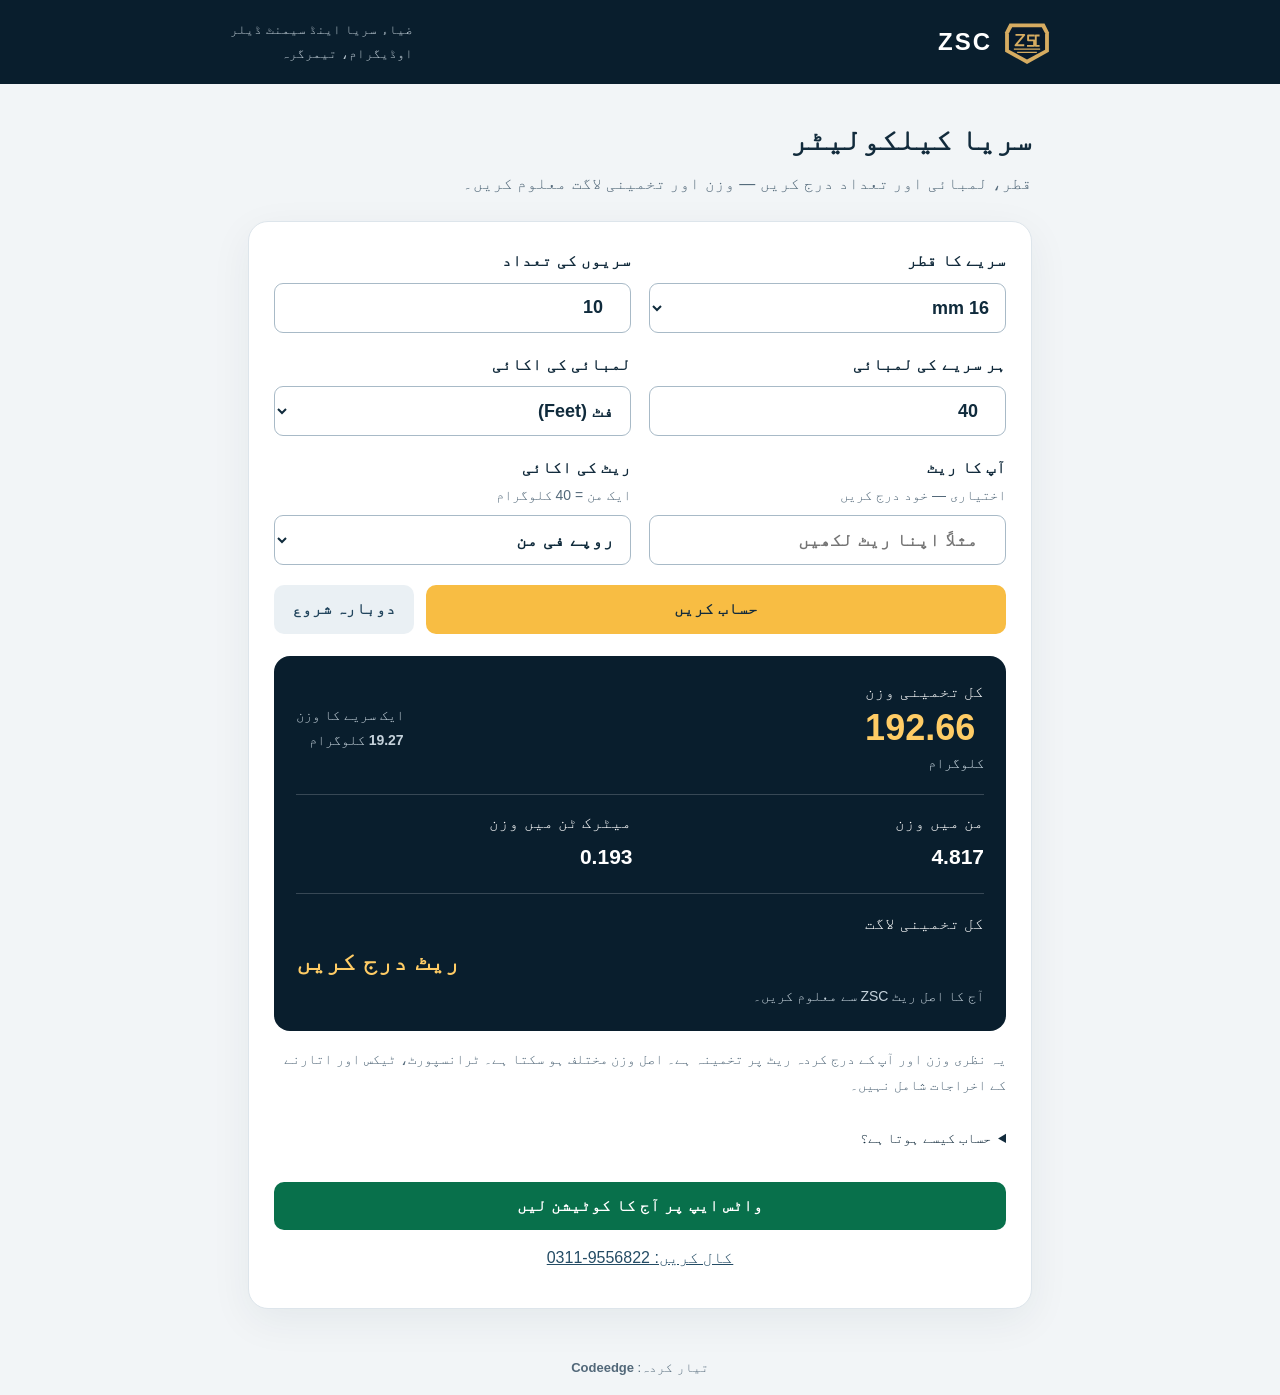
<file: saria-calculator/index.html>
<!doctype html>
<html lang="ur" dir="rtl">
<head>
<meta charset="utf-8"><meta name="viewport" content="width=device-width,initial-scale=1">
<meta name="theme-color" content="#091e2d"><meta name="robots" content="index,follow,max-image-preview:large">
<title>سریا کیلکولیٹر — وزن اور لاگت | ZSC</title>
<meta name="description" content="سریے کے قطر، لمبائی اور تعداد سے تخمینی وزن کلو، من اور ٹن میں معلوم کریں۔ اپنا فی کلو یا فی من ریٹ درج کر کے لاگت نکالیں۔">
<link rel="canonical" href="https://sohail654312-gif.github.io/zsc-demo/saria-calculator/">
<link rel="icon" href="../assets/logo.svg" type="image/svg+xml">
<style>
*{box-sizing:border-box}body{margin:0;background:#f2f5f7;color:#122b3c;font-family:Tahoma,Arial,sans-serif;font-size:16px;line-height:1.8}header{background:#091e2d;color:white;padding:18px 22px}header>div{max-width:820px;margin:auto;display:flex;align-items:center;justify-content:space-between;gap:20px}.brand{display:flex;align-items:center;gap:12px;color:inherit;text-decoration:none}.brand img{width:46px;height:46px}.brand b{font-size:24px;letter-spacing:2px}header small{color:#c5d2db}main{max-width:820px;margin:32px auto;padding:0 18px}h1{font-size:30px;line-height:1.6;margin:0 0 6px}.intro{color:#526879;margin:0 0 22px}.card{background:white;border:1px solid #dde5eb;border-radius:20px;padding:25px;box-shadow:0 12px 40px #102e4610}.fields{display:grid;grid-template-columns:1fr 1fr;gap:18px}label{display:block;font-weight:bold}label span{display:block;font-size:14px;color:#526879;font-weight:normal}input,select{font:inherit;font-size:18px;width:100%;height:50px;padding:7px 12px;border:1px solid #a8bac7;border-radius:9px;background:white;color:#102b3c;margin-top:7px}input{direction:ltr;text-align:right}input:focus,select:focus{outline:3px solid #f7bd4540;border-color:#896300}button,a.cta{font:inherit;min-height:48px;padding:10px 18px;border:0;border-radius:10px;cursor:pointer;text-decoration:none;font-weight:bold}.actions{display:flex;gap:12px;margin-top:20px}.primary{background:#f8bd43;color:#142c3c;flex:1}.reset{background:#eaf0f4;color:#23465e}button:focus-visible,a:focus-visible{outline:3px solid #9b6c00;outline-offset:3px}.results{background:#091e2d;color:white;border-radius:16px;padding:22px;margin-top:22px}.result-main{display:flex;align-items:center;justify-content:space-between;gap:16px}.big{font:700 36px Arial,sans-serif;direction:ltr;display:block;color:#ffcc65}.unit{font-size:14px;color:#d0dee7}.secondary{display:grid;grid-template-columns:1fr 1fr;gap:15px;border-top:1px solid #ffffff30;margin-top:16px;padding-top:14px}.secondary strong{font-family:Arial,sans-serif;font-size:21px;display:block;direction:ltr;text-align:right}.cost{margin-top:18px;padding-top:16px;border-top:1px solid #ffffff30}.cost strong{color:#ffcc65;font-size:25px;direction:ltr;display:block}.note{font-size:14px;color:#526879;margin:16px 0 0}.error{color:#a22020;font-weight:bold;min-height:0;margin:8px 0}details{font-size:14px;margin-top:20px}summary{cursor:pointer;min-height:44px;padding:8px 0}.cta{display:block;text-align:center;background:#08704b;color:#fff;margin-top:20px}.call{display:block;text-align:center;color:#244c65;padding:10px;margin-top:4px}footer{text-align:center;font-size:13px;color:#526879;padding:15px}.subtle{color:#c5d2db;font-size:14px}.info{font-size:13px;color:#597181;margin-top:3px}@media(max-width:520px){main{margin-top:22px;padding:0 14px}.card{padding:18px}.fields{gap:14px}.big{font-size:30px}h1{font-size:26px}header{padding:13px 16px}header small{font-size:11px}.result-main{align-items:start}label{font-size:15px}.actions{gap:8px}}@media(max-width:340px){.fields{grid-template-columns:1fr}.result-main{display:block}}
</style>
<script src="calculator.js" defer></script>
</head>
<body>
<header><div><a class="brand" href="../"><img src="../assets/logo.svg" alt="ZSC" width="46" height="46"><b lang="en">ZSC</b></a><small>ضیاء سریا اینڈ سیمنٹ ڈیلر<br>اوڈیگرام، تیمرگرہ</small></div></header>
<main><h1>سریا کیلکولیٹر</h1><p class="intro">قطر، لمبائی اور تعداد درج کریں — وزن اور تخمینی لاگت معلوم کریں۔</p>
<section class="card" aria-label="سریے کے وزن اور لاگت کا حساب">
<form id="calculator">
<div class="fields">
<label for="diameter">سریے کا قطر<select id="diameter"><option value="6">6 mm</option><option value="8">8 mm</option><option value="10">10 mm</option><option value="12">12 mm</option><option value="16" selected>16 mm</option><option value="20">20 mm</option><option value="22">22 mm</option><option value="25">25 mm</option><option value="28">28 mm</option><option value="32">32 mm</option><option value="40">40 mm</option></select></label>
<label for="count">سریوں کی تعداد<input id="count" type="number" value="10" min="1" max="100000" step="1" required inputmode="numeric"></label>
<label for="length">ہر سریے کی لمبائی<input id="length" type="number" value="40" min="0.01" max="1000" step="any" required inputmode="decimal"></label>
<label for="length-unit">لمبائی کی اکائی<select id="length-unit"><option value="ft" selected>فٹ (Feet)</option><option value="m">میٹر (Metres)</option></select></label>
<label for="rate">آپ کا ریٹ <span>اختیاری — خود درج کریں</span><input id="rate" type="number" placeholder="مثلاً اپنا ریٹ لکھیں" min="0.01" max="10000000" step="any" inputmode="decimal"></label>
<label for="rate-unit">ریٹ کی اکائی<span>ایک من = 40 کلوگرام</span><select id="rate-unit"><option value="maund">روپے فی من</option><option value="kg">روپے فی کلوگرام</option></select></label>
</div>
<div class="actions"><button class="primary" type="submit">حساب کریں</button><button class="reset" type="reset">دوبارہ شروع</button></div>
<p id="error" class="error" role="alert"></p>
</form>
<div class="results" aria-live="polite" aria-atomic="true">
<div class="result-main"><div>کل تخمینی وزن<span class="big" id="weight">—</span><span class="unit">کلوگرام</span></div><div class="subtle">ایک سریے کا وزن<br><b id="single" dir="ltr">—</b> کلوگرام</div></div>
<div class="secondary"><div>من میں وزن<strong id="maunds">—</strong></div><div>میٹرک ٹن میں وزن<strong id="tonnes">—</strong></div></div>
<div class="cost">کل تخمینی لاگت<strong id="cost">ریٹ درج کریں</strong><div id="rate-note" class="subtle">آج کا اصل ریٹ ZSC سے معلوم کریں۔</div></div>
</div>
<p class="note">یہ نظری وزن اور آپ کے درج کردہ ریٹ پر تخمینہ ہے۔ اصل وزن مختلف ہو سکتا ہے۔ ٹرانسپورٹ، ٹیکس اور اتارنے کے اخراجات شامل نہیں۔</p>
<details><summary>حساب کیسے ہوتا ہے؟</summary><p>وزن (کلو) = قطر (ملی میٹر)² ÷ 162 × لمبائی (میٹر) × تعداد۔ ایک فٹ = 0.3048 میٹر، ایک من = 40 کلو، ایک میٹرک ٹن = 1000 کلو۔ یہ مقدار کا تخمینہ ہے؛ تعمیراتی ڈیزائن یا مطلوبہ گریڈ کا تعین انجینئر سے کروائیں۔</p></details>
<a id="whatsapp" class="cta" href="https://wa.me/923119556822" target="_blank" rel="noopener noreferrer">واٹس ایپ پر آج کا کوٹیشن لیں</a><a class="call" href="tel:+923119556822">کال کریں: <bdi>0311-9556822</bdi></a>
</section></main><footer>تیار کردہ: <b lang="en">Codeedge</b></footer>
</body></html>
</file>
<file: assets/style.css>
:root{--navy:#081a2b;--deep:#061421;--panel:#10283b;--gold:#d6ac61;--white:#f5f7f7;--silver:#aab6be;--line:#ffffff20;--ink:#142c3d;--max:1240px;color-scheme:dark;font-family:"Segoe UI",Tahoma,Arial,sans-serif;color:var(--white);background:var(--navy);font-synthesis:none;scroll-behavior:smooth;scroll-padding-top:110px}*{box-sizing:border-box}body{margin:0}button,input,select,textarea{font:inherit}button,a,input,select,textarea{-webkit-tap-highlight-color:transparent}button,a{touch-action:manipulation}a{color:inherit;text-decoration:none}button{cursor:pointer}img{display:block;max-width:100%}button{color:inherit}p{line-height:1.75;margin:0 0 20px}h1,h2,h3{margin:0;line-height:1.12}h1,h2{letter-spacing:-.045em}h1{font-size:clamp(42px,5.4vw,78px);font-weight:650;max-width:800px}h2{font-size:clamp(34px,3.6vw,52px);font-weight:600}h3{font-size:24px;font-weight:600}strong{font-weight:650}button:focus-visible,a:focus-visible{outline:3px solid var(--gold);outline-offset:5px}input:focus-visible,select:focus-visible,textarea:focus-visible{outline:2px solid var(--gold);outline-offset:2px}[hidden]{display:none!important}.container{width:min(var(--max),calc(100% - 96px));margin-inline:auto}.skip{position:fixed;top:-100px;left:10px;background:var(--gold);color:var(--navy);padding:15px;z-index:99}.skip:focus{top:10px}.demo-bar{display:flex;align-items:center;justify-content:center;gap:9px;background:#172c3a;border-bottom:1px solid var(--line);font-size:11px;color:#d5dde0;min-height:29px;padding:6px 20px;text-align:center}.status-dot{width:5px;height:5px;background:var(--gold);border-radius:50%;flex:none}.header{position:sticky;top:0;z-index:20;background:#081a2bf5;backdrop-filter:blur(14px);border-bottom:1px solid var(--line)}.nav{min-height:92px;display:flex;align-items:center;justify-content:space-between;gap:22px}.brand{display:flex;align-items:center;gap:11px;flex-shrink:0}.brand strong{font-size:27px;letter-spacing:.07em}.brand small{display:block;font-size:10px;letter-spacing:.01em;color:var(--silver);margin-top:2px}.nav nav{display:flex;align-items:center;gap:24px;font-size:13px;color:#c8d2d8}.nav nav a:hover,.text-link:hover{color:var(--gold)}.nav-actions{display:flex;gap:16px;align-items:center}.language{border:0;background:none;font-size:17px;padding:9px 4px}.button{display:inline-flex;justify-content:center;align-items:center;gap:20px;min-height:50px;padding:14px 23px;background:var(--gold);color:var(--deep);font-size:13px;font-weight:650;border:1px solid var(--gold);border-radius:3px;transition:background .18s,transform .18s;line-height:1.4;text-align:center}.button:hover{background:#ebc688;transform:translateY(-1px)}.button.compact{min-height:42px;padding:10px 18px;font-size:12px}.button.outline{background:transparent;color:var(--gold);border-color:#d6ac6170}.button.outline:hover{background:#d6ac6112}.full{width:100%}.text-link{background:none;border:0;padding:0 0 6px;border-bottom:1px solid #b4c0c85c;display:inline-block;font-size:13px;line-height:1.7;font-weight:600}.menu{display:none;background:none;border:0;padding:10px}.menu span{display:block;width:21px;height:2px;background:var(--white);margin:4px 0}.hero{position:relative;min-height:690px;overflow:hidden;isolation:isolate;background:#193244}.hero-art{position:absolute;inset:0;width:100%;height:100%;object-fit:cover;object-position:65% 55%;z-index:-3}.hero:after{content:"";position:absolute;inset:0;background:linear-gradient(90deg,#061421f2 0%,#081a2bc7 35%,#081a2b22 80%),linear-gradient(0deg,#081a2b 0%,transparent 35%);z-index:-2}.hero-inner{display:flex;align-items:center;min-height:622px;padding-block:72px}.hero-copy{animation:arrive .9s cubic-bezier(.2,.7,.2,1) both}.location{font-size:12px;color:var(--gold);margin-bottom:27px}.hero-description{max-width:485px;font-size:17px;color:#d5dfe5;margin:28px 0}.hero-actions{display:flex;gap:30px;align-items:center;flex-wrap:wrap}.hero-note{font-size:11px;color:#aab9c4;max-width:430px;margin:24px 0 0}.hero-bottom{display:flex;justify-content:space-between;align-items:center;padding-block:20px;border-top:1px solid var(--line);font-size:11px;color:var(--silver);gap:20px}.concept-tag{padding:6px 10px;border:1px solid #fff3;font-size:10px;flex:none}.material-strip{background:var(--deep);border-block:1px solid var(--line)}.material-strip .container{display:flex;align-items:center;justify-content:space-between;gap:25px;padding-block:25px;font-size:12px;color:#bdc9d0}.cross{color:var(--gold);font-size:16px}.section{padding-block:100px}.section-heading{display:flex;align-items:end;justify-content:space-between;gap:50px;margin-bottom:43px}.section-heading p:not(.eyebrow){max-width:380px;font-size:14px;color:var(--silver);margin:0}.eyebrow{font-size:12px;color:var(--gold);margin-bottom:16px}.products{display:grid;grid-template-columns:1fr 1fr;gap:28px}.product{border:1px solid var(--line);border-radius:4px;overflow:hidden}.product-image{height:290px;position:relative;overflow:hidden}.product-image img{width:100%;height:100%;object-fit:cover}.image-label{position:absolute;bottom:16px;inset-inline-start:22px;font-size:10px;background:#081a2bbf;padding:6px 9px;color:#c5d0d6}.product-content{padding:29px 32px 30px}.product-top{display:flex;align-items:center;justify-content:space-between;gap:10px;margin-bottom:20px}.product-symbol{font-size:23px;font-weight:300;color:var(--gold);border:1px solid #d6ac6150;width:44px;height:44px;display:grid;place-items:center}.product-content p{font-size:14px;color:var(--silver);max-width:470px}.specs{display:flex;gap:20px;font-size:11px;color:#d6dee2;margin:25px 0}.specs span+span{border-inline-start:1px solid #fff3;padding-inline-start:20px}.product .text-link{color:var(--gold)}.rate-section{background:#102537;padding-block:70px;border-block:1px solid var(--line)}.rate-section .section-heading{margin-bottom:26px}.rate-meta{display:flex;align-items:center;justify-content:space-between;gap:20px;font-size:11px;color:var(--silver);margin-bottom:27px}.pill{display:inline-block;background:#d6ac6112;color:#ecd0a0;border:1px solid #d6ac6150;padding:6px 10px;font-size:10px;border-radius:20px;line-height:1.5}.rate-board{display:grid;grid-template-columns:repeat(4,1fr);border-block:1px solid var(--line);padding:28px 0;margin-bottom:21px}.rate-item{padding-inline:28px;border-inline-start:1px solid var(--line)}.rate-item:first-child{padding-inline-start:0;border:0}.rate-name{display:block;font-size:13px;color:#ccd6dd;margin-bottom:18px}.rate-value{font-size:34px;letter-spacing:-.04em;font-weight:600;white-space:nowrap}.rate-value small{font-size:11px;letter-spacing:0;color:var(--gold);margin-inline-end:6px}.rate-unit{display:block;font-size:11px;color:var(--silver);margin-top:6px}.fine{font-size:11px;line-height:1.8;color:var(--silver);margin-bottom:0}.estimator{display:grid;grid-template-columns:1.25fr 1fr;gap:35px;align-items:start}.calculator-panel{border:1px solid var(--line);padding:32px;border-radius:4px}.tabs{display:flex;gap:24px;border-bottom:1px solid var(--line);margin-bottom:30px}.tabs button{border:0;background:none;color:var(--silver);padding:0 0 18px;font-size:14px;border-bottom:2px solid transparent;flex:1}.tabs button[aria-selected=true]{color:var(--gold);border-color:var(--gold)}.form-grid{display:grid;grid-template-columns:1fr 1fr;gap:22px}.form-grid .span-two{grid-column:1/-1}label{display:flex;flex-direction:column;gap:9px;min-width:0;font-size:12px;color:#c4cfd7}input,select,textarea{width:100%;min-width:0;background:#061622;border:1px solid #fff3;color:var(--white);min-height:46px;padding:12px;border-radius:3px;font-size:13px}textarea{resize:vertical}input::placeholder,textarea::placeholder{color:#8596a5}.formula{margin:22px 0;color:var(--silver);font-size:11px}.calc-result{display:flex;justify-content:space-between;gap:14px;padding:22px 0;border-block:1px solid var(--line);margin:0 0 24px}.calc-result span{display:block;font-size:11px;color:var(--silver);margin-bottom:8px}.calc-result strong{font-size:23px;letter-spacing:-.03em}.form-error{color:#f3c086;font-size:12px;margin:12px 0 0}.estimate-summary{background:#122d40;border-top:3px solid var(--gold);padding:35px;border-radius:3px}.summary-icon{color:var(--gold);display:block;font-size:28px;margin-bottom:15px}.estimate-summary h3{margin-bottom:14px}.estimate-summary>p{font-size:13px;color:#b8c7d0}.cart-empty{padding:24px 0;border-block:1px solid var(--line);font-size:12px;color:#b6c4cd}.cart-item{display:flex;gap:12px;align-items:center;justify-content:space-between;font-size:12px;border-bottom:1px solid var(--line);padding:14px 0}.cart-item strong{display:block;font-size:13px;margin-bottom:5px}.cart-item small{color:var(--silver)}.remove-item{padding:8px;border:0;background:transparent;font-size:20px;color:var(--silver)}.delivery-fields{display:grid;gap:18px;margin-top:25px}.totals{margin:28px 0 15px;font-size:12px}.totals div{display:flex;justify-content:space-between;gap:20px;margin:17px 0}.totals dd{margin:0;font-variant-numeric:tabular-nums}.totals dt{color:#becbd3}.totals .grand-total{border-top:1px solid #fff3;padding-top:22px;margin-top:22px;font-size:19px;font-weight:650}.grand-total dd{color:#e9c386}.estimate-summary .button{margin-block:22px 16px}.bulk-section{background:#d6ac61;color:var(--navy);padding-block:74px}.bulk-grid{display:grid;grid-template-columns:1.1fr 1fr;gap:100px}.bulk-section .eyebrow{color:#513c1b}.bulk-section h2{font-size:clamp(36px,4vw,56px)}.bulk-section p{font-size:15px}.bulk-section .button{background:var(--navy);color:var(--white);border-color:var(--navy);margin-block:15px}.bulk-section .fine{font-size:10px;color:#473d2c}.check-list{list-style:none;padding:0;font-size:13px;line-height:2.5}.check-list li:before{content:"✓";margin-inline-end:13px}.project-grid{display:grid;grid-template-columns:1.15fr 1fr;gap:28px}.project{position:relative;min-height:365px;display:flex;flex-direction:column;justify-content:space-between;padding:26px;overflow:hidden;background:#193449;isolation:isolate}.project .pill{align-self:flex-start;background:#081a2ba8;color:var(--white);border-color:#fff4}.project h3{font-size:26px;margin-bottom:9px}.project p{color:#d0d9df;font-size:12px;margin:0}.project:after{content:"";position:absolute;inset:0;background:linear-gradient(0deg,#061421f0,transparent 80%);z-index:-1}.project-bridge{background-image:url(bridge.svg);background-size:cover;background-position:center}.building-art{position:absolute;inset:0;background:linear-gradient(130deg,#8b9eaa,#203d54);z-index:-2;display:flex;align-items:end;justify-content:center;gap:24px;padding:70px 50px 0}.building-art i{height:80%;width:28%;background:repeating-linear-gradient(0deg,transparent 0 26px,#bbcad5 27px 33px),repeating-linear-gradient(90deg,#152f45 0 25px,#acbbc7 26px 32px);transform:skewY(-12deg);border-top:10px solid #adb9c1;box-shadow:20px 0 #10273be0}.building-art i:nth-child(2){height:100%}.building-art i:nth-child(3){height:64%}.quote-section{background:#0d2334;border-block:1px solid var(--line);padding-block:85px}.quote-grid{display:grid;grid-template-columns:1fr 1fr;gap:100px}.quote-grid h2{margin-bottom:27px}.quote-grid>div>p{font-size:14px;color:var(--silver);max-width:420px}.notice{border-inline-start:2px solid var(--gold);padding-inline-start:20px;margin-block:28px}.notice strong{color:var(--gold);font-size:12px}.notice p{font-size:11px;color:var(--silver);margin:8px 0}.quote-grid .text-link{color:var(--gold)}.quote-form{display:flex;flex-direction:column;gap:21px}.quote-output{font-family:inherit;font-size:12px;white-space:pre-wrap;overflow-wrap:anywhere;background:var(--deep);border:1px solid var(--line);padding:22px;margin:0;line-height:1.8}.quote-actions{display:flex;gap:12px;flex-wrap:wrap}.quote-actions .button{flex:1;font-size:11px}.whatsapp{background:#a6d2b7;color:#082a19;border-color:#a6d2b7}.visit-grid{display:grid;grid-template-columns:1fr 1.25fr;gap:90px;align-items:center}.visit-grid h2{margin-bottom:30px}.visit-grid h3{font-size:20px;margin-bottom:12px}.visit-grid p:not(.fine){font-size:14px;color:var(--silver)}.visit-grid .text-link{margin-top:23px;color:var(--gold)}.visit-order{margin-top:25px}.map-panel{min-height:360px;position:relative;display:grid;place-items:center;overflow:hidden;border:1px solid var(--line);background:#122a38;text-align:center}.map-grid{position:absolute;inset:-50%;background:repeating-linear-gradient(26deg,transparent 0 72px,#b5c4ce14 74px 76px),repeating-linear-gradient(110deg,transparent 0 98px,#b5c4ce17 100px 104px);transform:rotate(-10deg)}#map-placeholder{position:relative;padding:25px}.map-pin{font-size:45px;color:var(--gold)}.map-panel h3{font-size:22px}.map-panel p{font-size:12px;max-width:300px;margin:12px auto 20px}.map-panel .fine{font-size:10px;margin-bottom:0}.map-panel iframe{width:100%;height:360px;border:0;position:relative}footer{background:var(--deep);padding-block:45px 25px;border-top:1px solid var(--line)}.footer-top{display:flex;justify-content:space-between;align-items:center;gap:35px;padding-bottom:35px}.footer-top p{font-size:12px;color:var(--silver);margin:0;max-width:260px}.footer-bottom{padding-top:25px;border-top:1px solid var(--line);display:flex;justify-content:space-between;gap:25px;font-size:10px;color:var(--silver)}.footer-bottom strong{color:var(--gold)}.floating-quote{position:fixed;bottom:24px;inset-inline-end:25px;z-index:21;background:var(--gold);color:var(--navy);padding:12px 16px;display:flex;align-items:center;gap:8px;box-shadow:0 8px 35px #0006;border-radius:30px;font-size:12px;font-weight:600}dialog{background:#10283b;color:var(--white);border:1px solid #d6ac6160;border-radius:6px;padding:32px;width:min(620px,calc(100% - 32px));max-height:90dvh}dialog::backdrop{background:#020b14bf;backdrop-filter:blur(4px)}.dialog-heading{display:flex;justify-content:space-between;align-items:center;gap:15px;margin-bottom:20px}.dialog-heading h2{font-size:27px;letter-spacing:-.025em}.close{background:none;border:0;font-size:30px;padding:0 6px}.dialog-heading+.fine{margin-bottom:25px}.dialog-actions{display:flex;gap:12px;margin-top:22px;flex-wrap:wrap}#settings-form>.fine{margin-top:15px}.toast{position:fixed;bottom:90px;left:50%;transform:translate(-50%,20px);background:var(--white);color:var(--navy);padding:15px 22px;z-index:50;border-radius:4px;box-shadow:0 10px 35px #0005;font-size:13px;opacity:0;pointer-events:none;transition:opacity .2s,transform .2s;max-width:90vw}.toast.visible{opacity:1;transform:translate(-50%,0)}.noscript{padding:20px;background:var(--gold);color:var(--navy);text-align:center}[dir=rtl]{font-family:Tahoma,"Segoe UI",Arial,sans-serif}[dir=rtl] h1,[dir=rtl] h2{letter-spacing:0;line-height:1.55}[dir=rtl] .hero:after{background:linear-gradient(270deg,#061421ed 0%,#081a2bc7 35%,#081a2b22 90%),linear-gradient(0deg,#081a2b,transparent 35%)}[dir=rtl] .hero-art{transform:scaleX(-1)}[dir=rtl] .hero-description{line-height:2}[dir=rtl] .rate-value,[dir=rtl] .totals dd,[dir=rtl] .calc-result strong{direction:ltr;unicode-bidi:isolate}[dir=rtl] .location{line-height:1.8}[dir=rtl] .quote-output{text-align:right}@keyframes arrive{from{opacity:0;transform:translateY(22px)}to{opacity:1;transform:translateY(0)}}@media(min-width:1600px){.hero-art{object-position:center 58%}.hero-inner{min-height:700px}}@media(max-width:1100px){.container{width:calc(100% - 56px)}.nav nav{gap:14px;font-size:12px}.nav{gap:16px}.brand small{font-size:9px}.nav-actions{gap:10px}.hero{min-height:630px}.hero-inner{min-height:560px}.quote-grid,.bulk-grid{gap:55px}.estimator{gap:22px}.calculator-panel,.estimate-summary{padding:25px}.visit-grid{gap:45px}.rate-value{font-size:29px}}@media(max-width:850px){.nav{min-height:78px}.nav nav{display:none;position:absolute;top:100%;inset-inline:0;background:#0b2133;padding:24px 28px;border-bottom:1px solid var(--line);flex-direction:column;align-items:stretch;gap:0;font-size:15px}.nav nav.open{display:flex}.nav nav a{padding:14px}.menu{display:block}.nav-actions .compact{display:none}.brand img{width:46px;height:46px}.hero-art{object-position:67% 50%}.hero-inner{min-height:590px}.hero h1{font-size:55px;max-width:640px}.hero-description{font-size:16px;max-width:450px}.hero:after{background:linear-gradient(90deg,#061421ec,#081a2b80),linear-gradient(0deg,#081a2b,transparent 40%)}.section{padding-block:70px}.section-heading{align-items:start;gap:25px}.section-heading p:not(.eyebrow){max-width:280px;font-size:13px}.product-image{height:230px}.product-content{padding:24px}.product h3{font-size:21px}.rate-item{padding-inline:18px}.rate-name{font-size:11px}.rate-value{font-size:27px}.estimator{grid-template-columns:1fr 1fr}.form-grid{gap:17px;grid-template-columns:1fr}.form-grid .span-two{grid-column:auto}.calc-result{flex-direction:column;gap:20px}.quote-grid{gap:35px}.quote-grid h2{font-size:38px}.project{min-height:320px;padding:22px}.project h3{font-size:23px}.bulk-grid{gap:35px}.visit-grid{grid-template-columns:1fr 1fr;gap:30px}.footer-top{gap:25px}.material-strip .container{flex-wrap:wrap;justify-content:center;gap:15px 23px}.material-strip .cross:last-of-type{display:none}}@media(max-width:600px){:root{scroll-padding-top:90px}.container{width:calc(100% - 36px)}.demo-bar{font-size:9px;min-height:29px}.nav{min-height:75px}.brand strong{font-size:25px}.brand small{font-size:8px}.nav-actions{gap:16px}.hero{min-height:640px}.hero-inner{padding-block:55px;min-height:570px;align-items:center}.hero h1{font-size:42px;line-height:1.13;letter-spacing:-.045em}.hero-art{object-position:67% 50%}.hero:after{background:linear-gradient(90deg,#061421e3,#081a2b75),linear-gradient(0deg,#081a2b,transparent 50%)}.location{font-size:10px;margin-bottom:23px}.hero-description{font-size:14px;max-width:320px;line-height:1.8;margin-block:25px}.hero-actions{gap:23px}.hero-actions .button{width:100%}.hero-actions .text-link{font-size:12px}.hero-note{font-size:10px;max-width:300px}.hero-bottom{font-size:9px;padding-block:17px}.concept-tag{font-size:8px;padding:5px 7px}.material-strip .container{gap:13px 18px;font-size:10px;padding-block:19px}.material-strip .cross{display:none}.material-strip .container>span:not(.cross){width:calc(50% - 10px);text-align:center}.section{padding-block:60px}.section-heading{display:block;margin-bottom:30px}.section-heading p:not(.eyebrow){max-width:100%;margin-top:20px}.section-heading h2{font-size:34px}.eyebrow{font-size:11px;margin-bottom:13px}.products{grid-template-columns:1fr;gap:24px}.product-image{height:230px}.product-content{padding:25px}.product h3{font-size:22px}.product-content p{font-size:13px}.rate-section{padding-block:50px}.rate-section .section-heading .button{margin-top:24px}.rate-meta{align-items:start;flex-direction:column;gap:12px}.rate-board{grid-template-columns:1fr 1fr;gap:28px 0}.rate-item{padding-inline:15px}.rate-item:nth-child(3){border:0;padding-inline-start:0}.rate-value{font-size:31px}.rate-name{font-size:12px;margin-bottom:11px}.estimator{grid-template-columns:1fr;gap:25px}.form-grid{grid-template-columns:1fr 1fr;gap:18px 14px}.form-grid .span-two{grid-column:1/-1}.calculator-panel,.estimate-summary{padding:24px}.tabs{gap:15px}.tabs button{font-size:12px}.calc-result{flex-direction:row;gap:12px}.calc-result strong{font-size:20px}.calc-result span{font-size:10px}.bulk-grid{grid-template-columns:1fr;gap:28px}.bulk-section{padding-block:50px}.bulk-section h2{font-size:38px}.bulk-section p{font-size:14px}.project-grid{grid-template-columns:1fr}.project{min-height:330px}.quote-section{padding-block:55px}.quote-grid{grid-template-columns:1fr;gap:35px}.quote-grid h2{font-size:36px}.quote-form{gap:19px}.quote-actions{flex-direction:column}.visit-grid{grid-template-columns:1fr;gap:35px}.visit-grid h2{font-size:34px}.map-panel{min-height:310px}.map-panel iframe{height:340px}.footer-top{align-items:start;flex-wrap:wrap}.footer-top p{width:100%;order:3;max-width:none}.footer-top .text-link{margin-inline-start:auto;font-size:11px}.footer-bottom{flex-direction:column;font-size:9px;gap:15px;padding-bottom:55px}.floating-quote{bottom:16px;inset-inline-end:16px;padding:10px 14px;font-size:11px}dialog{padding:24px}.dialog-heading h2{font-size:23px}.dialog-actions .button{width:100%}[dir=rtl] .hero h1{font-size:34px;line-height:1.7}[dir=rtl] .hero-inner{min-height:640px}[dir=rtl] .brand small{font-size:10px}}@media(max-width:360px){.form-grid{grid-template-columns:1fr}.form-grid .span-two{grid-column:auto}.hero h1{font-size:37px}.rate-value{font-size:27px}.calc-result{flex-direction:column}.brand small{max-width:135px}.nav-actions{gap:9px}}@media(prefers-reduced-motion:reduce){:root{scroll-behavior:auto}*,*:before,*:after{animation:none!important;transition:none!important}}
.rate-board{grid-template-columns:repeat(4,minmax(0,1fr))}.rate-item{min-width:0}.rate-value small{display:block;margin:0 0 6px}.rate-value{white-space:normal;font-variant-numeric:tabular-nums}@media(max-width:600px){.rate-board{grid-template-columns:repeat(2,minmax(0,1fr))}}@media(max-width:360px){.rate-item{padding-inline:12px}.rate-value{font-size:24px}}

/* Approved infrastructure design */
:root{--gold:#f5ba45;--navy:#071b2c;--deep:#041421}
.nav-home{color:var(--gold);border-bottom:2px solid var(--gold);padding-bottom:6px}
.header .language{border:1px solid var(--gold);border-radius:24px;padding:8px 16px;min-width:60px}
.approved-hero{min-height:0;background:#051827}
.approved-hero .hero-art{inset:0 0 0 auto;width:65%;height:100%;object-position:50% 42%;object-fit:cover}
.approved-hero:after{background:linear-gradient(90deg,#051827 0%,#051827 33%,#051827ed 41%,#05182750 66%,transparent 100%),linear-gradient(0deg,#051827 0%,transparent 25%);z-index:-2}
.approved-hero:before{content:"";position:absolute;right:-8%;bottom:-13%;width:64%;height:23%;border-top:10px solid #f5ba45;transform:rotate(-13deg);border-radius:65%;background:linear-gradient(130deg,#e4b14412,#06192b);pointer-events:none;z-index:-1}
.approved-hero .hero-inner{min-height:570px;align-items:center;padding-block:55px}.approved-hero .hero-copy{width:100%;max-width:700px}
.approved-hero .location{font-size:15px;font-weight:650;margin-bottom:18px}
.approved-hero h1{font-weight:750;font-size:clamp(37px,4.5vw,68px);line-height:1.12;letter-spacing:-.035em}
.approved-hero h1 span{display:block}.hero-gold{color:var(--gold)}.hero-rule{display:block;width:88px;height:4px;background:var(--gold);margin-top:18px}
.approved-hero .hero-description{max-width:530px;margin:17px 0 27px;font-size:18px;line-height:1.5}
.approved-hero .hero-actions{gap:14px;align-items:stretch}.approved-hero .hero-actions .button{border-radius:11px;gap:10px;padding:13px 18px;font-size:15px;min-height:58px}
.hero-wa.button{background:#071b2ca6;color:#fff;border:2px solid #fff;max-width:235px}.hero-wa.button:hover{background:#12354a}.hero-wa svg{color:#25d366;flex:none}
.hero-trust{display:flex;max-width:500px;margin-top:29px;align-items:stretch}.hero-trust>div{flex:1;text-align:center;padding:0 14px;border-inline-end:1px solid #7992a680;display:grid;justify-items:center;gap:8px;font-weight:650;font-size:14px}
.hero-trust>div:last-child{border:0}.hero-trust svg{color:var(--gold);width:35px;height:35px}.approved-hero .hero-note{margin-top:20px;max-width:510px}
.approved-catalogue{background:#f4f8fa;color:#071b2c;padding:24px 0 17px}.design-tiles{display:grid;grid-template-columns:repeat(5,minmax(0,1fr));gap:14px}
.design-tile{display:block;border:1px solid #cfdae4;border-radius:12px;overflow:hidden;background:#fff;min-width:0}.design-tile img{width:100%;height:clamp(85px,11vw,147px);object-fit:cover}
.design-tile>span{display:flex;justify-content:space-between;align-items:center;gap:5px;padding:12px;font-size:14px}.design-tile>span>span{color:#08799e;font-size:15px}.catalogue-note{font-size:11px;color:#425b6c;margin-top:12px;margin-bottom:0}
.rate-section{background:linear-gradient(100deg,#061827f5,#0a263bec),url(materials.svg) center/cover}.rate-section .rate-board{gap:12px;border:0;padding:0}.rate-section .rate-item{border:1px solid var(--gold);border-radius:13px;padding:16px;background:#061827a0}.rate-section .rate-value{color:var(--gold)}
[dir=rtl] .approved-hero .hero-art{inset:0 auto 0 0}[dir=rtl] .approved-hero:after{background:linear-gradient(270deg,#051827 0%,#051827 33%,#051827ed 41%,#05182750 66%,transparent 100%),linear-gradient(0deg,#051827,transparent 25%)}[dir=rtl] .approved-hero h1{letter-spacing:0;line-height:1.55}
@media(max-width:850px){.approved-hero .hero-inner{min-height:0;padding-block:45px}.approved-hero .hero-art{width:100%;opacity:.9}.approved-hero:after,[dir=rtl] .approved-hero:after{background:linear-gradient(0deg,#051827 0%,#051827e0 36%,#05182755 100%),linear-gradient(90deg,#05182780,transparent)}.design-tiles{grid-template-columns:repeat(3,minmax(0,1fr))}.design-tile img{height:125px}.rate-section .rate-board{grid-template-columns:repeat(2,minmax(0,1fr))}}
@media(max-width:600px){.approved-hero .hero-art,[dir=rtl] .approved-hero .hero-art{inset:0 0 auto 0;width:100%;height:270px;object-position:center 45%;transform:none;opacity:1}.approved-hero:after,[dir=rtl] .approved-hero:after{background:linear-gradient(0deg,#051827 0%,#051827 58%,#05182770 76%,transparent 100%)}.approved-hero .hero-inner,[dir=rtl] .approved-hero .hero-inner{min-height:0;padding-block:205px 32px}.approved-hero .location{font-size:12px;margin-bottom:12px}.approved-hero h1{font-size:clamp(30px,8vw,44px)}[dir=rtl] .approved-hero h1{font-size:clamp(25px,7vw,34px)}.approved-hero .hero-description{font-size:15px;margin:15px 0 21px}.approved-hero .hero-actions{display:grid;grid-template-columns:1fr 1fr;gap:9px}.approved-hero .hero-actions .button{width:100%;max-width:none;min-width:0;font-size:12px;padding:10px 7px;gap:5px;min-height:56px}.hero-actions svg{width:21px;height:21px;flex:none}.hero-trust{margin-top:23px}.hero-trust>div{font-size:12px;padding:0 7px}.hero-trust svg{width:28px;height:28px}.approved-hero .hero-note{font-size:10px}.design-tiles{grid-template-columns:repeat(2,minmax(0,1fr));gap:10px}.design-tile img{height:115px}.design-tile>span{font-size:12px;padding:9px}.header .language{min-width:48px;padding:6px 10px}}
@media(max-width:360px){.approved-hero .hero-actions{grid-template-columns:1fr}.design-tile img{height:95px}}

@media (max-width: 360px) {
  [dir=rtl] .header .brand {
    flex-shrink: 1;
    min-width: 0;
  }
  [dir=rtl] .header .brand img {
    flex-shrink: 0;
  }
}

/* Accessible FAQ touch targets without changing the approved layout. */
#faq details { margin-block: .35rem; }
#faq summary { min-height: 44px; padding: .75rem .25rem; cursor: pointer; }
#faq summary:focus-visible { outline: 3px solid #b57900; outline-offset: 3px; }
</file>
